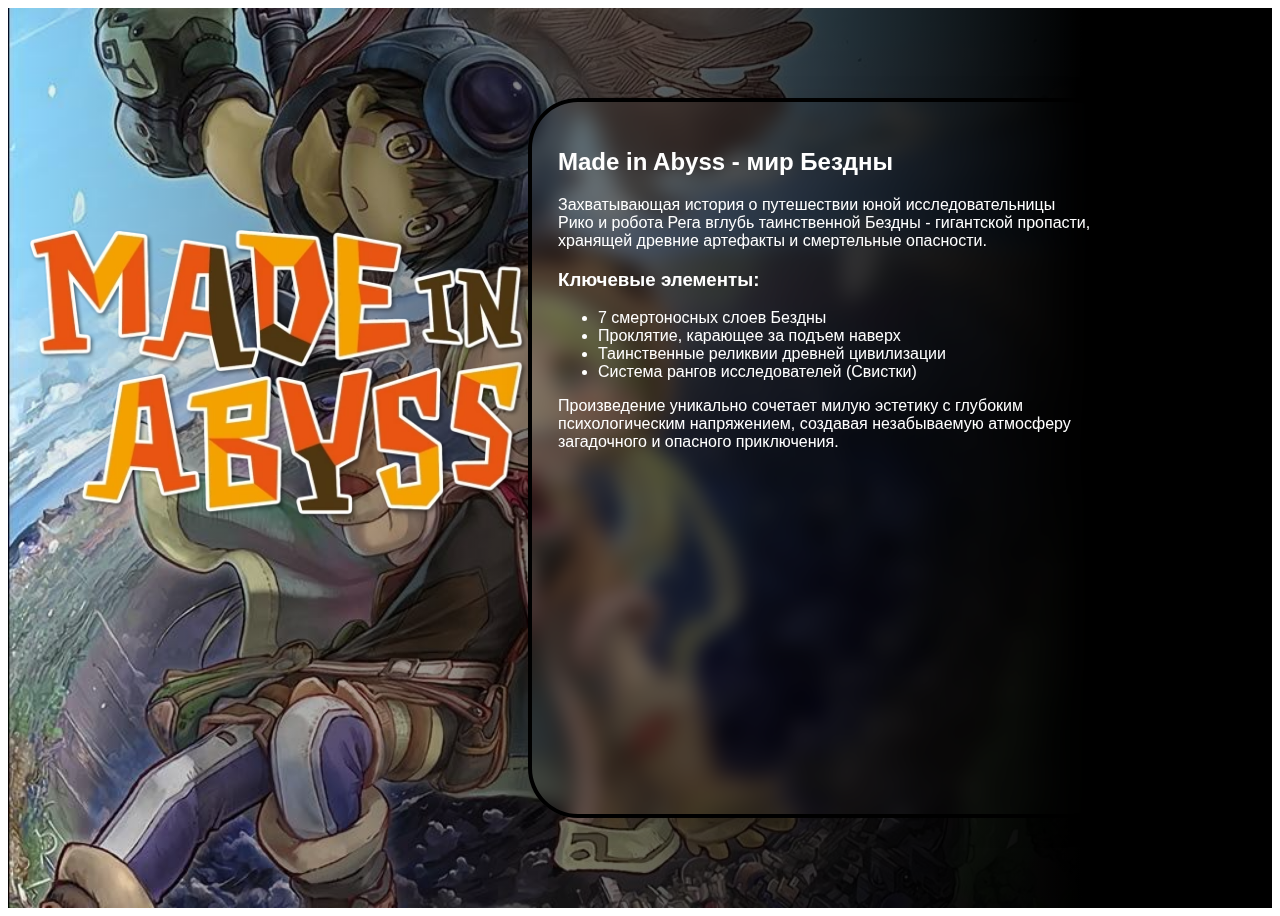
<file: index.html>
<!DOCTYPE html>
<html>
    <head>
        <title>MiA Wiki</title>
        <link rel="icon" href="img/Logo.png"/>
        <link href="https://fonts.googleapis.com/css2?family=Cinzel:wght@400;600;700&display=swap" rel="stylesheet">
        <script src="js.js" defer></script>
        <link rel="stylesheet" href="/css.css">
    </head>
    <body>
        <div class="main-conatiner">
            <div class="logo-container">
                <div class="logo"></div>
            </div>
            <div class="basics-container">
                <h2>Made in Abyss - мир Бездны</h2>
                <p>Захватывающая история о путешествии юной исследовательницы Рико и робота Рега вглубь таинственной Бездны - гигантской пропасти, хранящей древние артефакты и смертельные опасности.</p>
                
                <h3>Ключевые элементы:</h3>
                <ul>
                    <li>7 смертоносных слоев Бездны</li>
                    <li>Проклятие, карающее за подъем наверх</li>
                    <li>Таинственные реликвии древней цивилизации</li>
                    <li>Система рангов исследователей (Свистки)</li>
                </ul>
                
                <p>Произведение уникально сочетает милую эстетику с глубоким психологическим напряжением, создавая незабываемую атмосферу загадочного и опасного приключения.</p>
                </div>
            <div class="button-cntainer">
                <a href="indexPt.html">
                    <div class="button" style="background-image: url(img/plotLogo.png);
                                           animation: rightAppearing 1s ease-out,
                                                      startRotate 2s infinite ease-in-out 1s,
                                                       smoothRotate 5s infinite ease-in-out 3s;">
                        Сюжет
                    </div>
                </a>
                <a href="indexCh.html">
                    <div class="button" style="background-image: url(img/charLogo.png);
                           animation: rightAppearing 1s ease-out 0.2s,
                                      startRotate 2s infinite ease-in-out 1.2s,
                                       smoothRotate 5s infinite ease-in-out 3.2s;">
                        Персонажи
                    </div>
                </a>
                <a href="indexWh.html">
                    <div class="button" style="background-image: url(img/whistleLogo.png);
                                           animation: rightAppearing 1s ease-out 0.4s,
                                                      startRotate 2s infinite ease-in-out 1.4s,
                                                       smoothRotate 5s infinite ease-in-out 3.4s;">
                    Свистки
                    </div>
                </a>
                <a href="indexLy.html">
                    <div class="button" style="background-image: url(img/layerLogo.png);
                                               animation: rightAppearing 1s ease-out 0.6s,
                                                          startRotate 2s infinite ease-in-out 1.6s,
                                                           smoothRotate 5s infinite ease-in-out 3.6s;">
                        Слои
                    </div>
                </a>
                <a href="indexRl.html">
                    <div class="button" style="background-image: url(img/relicsLogo.png);
                                               animation: rightAppearing 1s ease-out 0.8s,
                                                          startRotate 2s infinite ease-in-out 1.8s,
                                                          smoothRotate 5s infinite ease-in-out 3.8s;">
                        Реликвии
                    </div>
                </a>
                <a href="indexCr.html">
                    <div class="button" style="background-image: url(img/creaturesLogo.png);
                                               animation: rightAppearing 1s ease-out 1s,
                                                          startRotate 2s infinite ease-in-out 2s,
                                                           smoothRotate 5s infinite ease-in-out 4s;">
                        Бестиарий
                    </div>
                </a>
            </div>
        </div>

        <div id="whistleModal" class="modal">
            <div class="modal-content">
                <span class="close">&times;</span>
                <div class="modal-header">
                    <h2 id="modalTitle">Название свистка</h2>
                </div>
                <div class="modal-body">
                    <div class="whistle-image" id="modalImage"></div>
                    <div class="whistle-info" id="modalInfo">
                        <p>Информация о свистке появится здесь...</p>
                    </div>
                </div>
            </div>
        </div>
    </body>
</html>
</file>
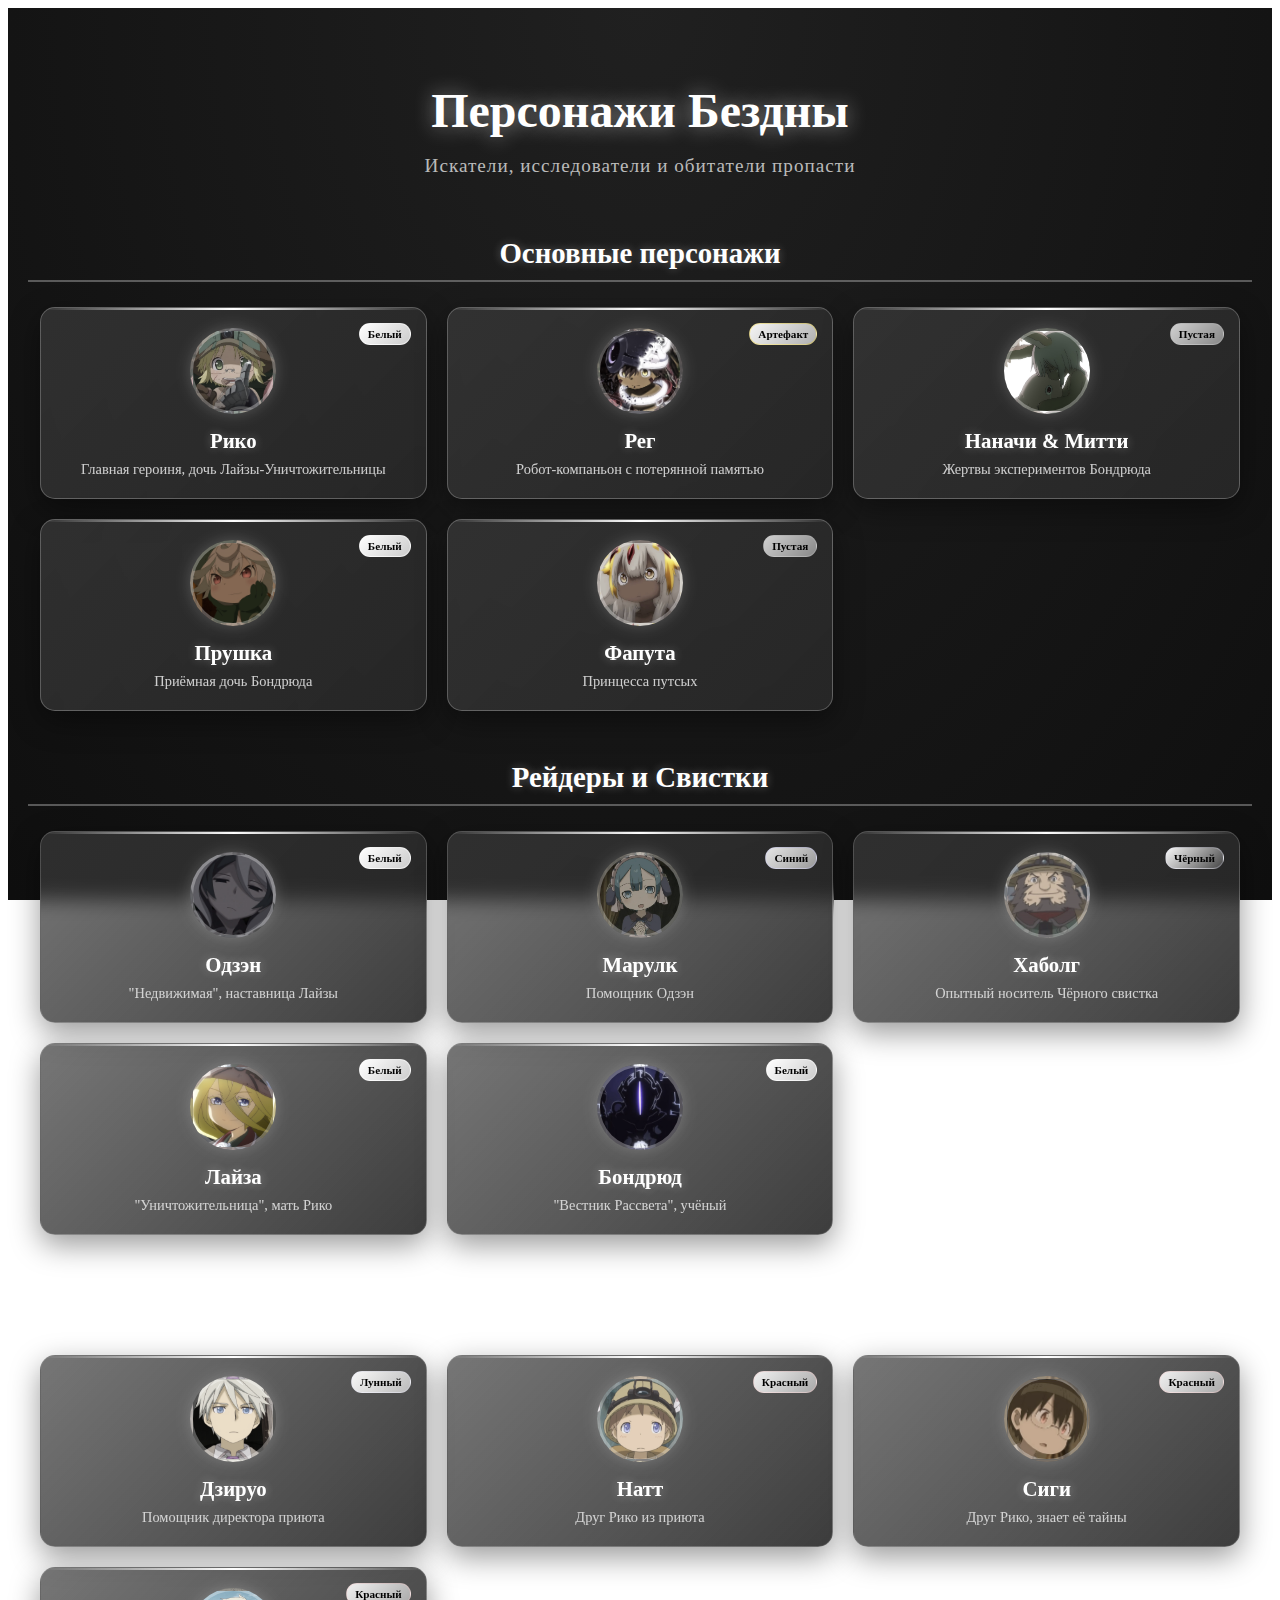
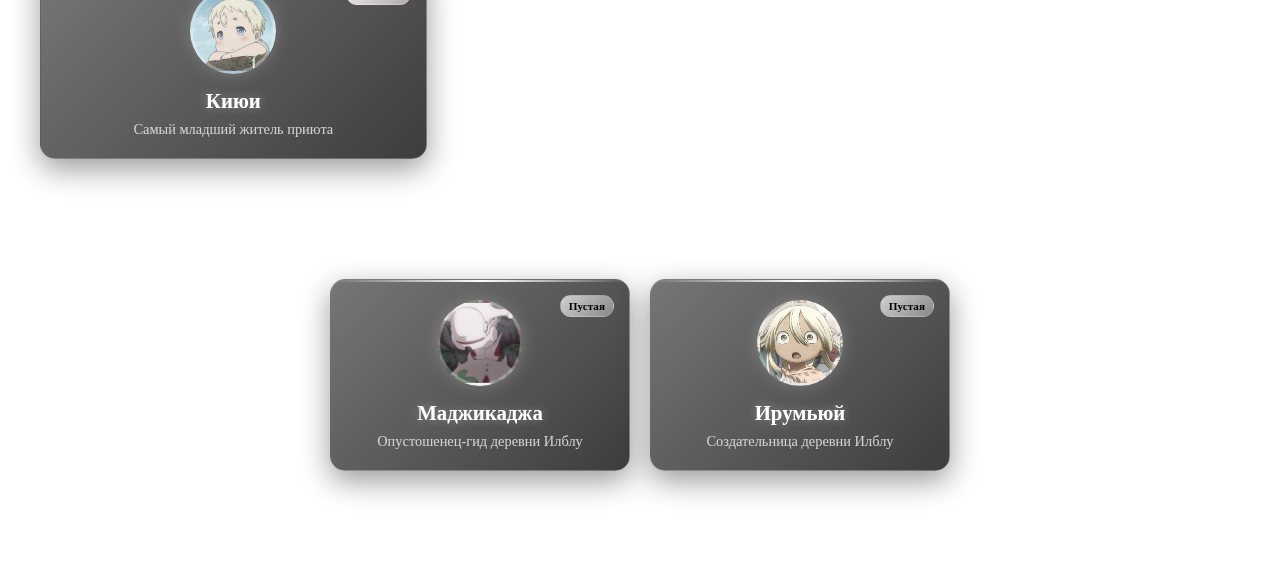
<file: indexCh.html>
<!DOCTYPE html>
<html>
    <head>
        <title>MiA Wiki</title>
        <link rel="icon" href="img/Logo.png"/>
        <link href="https://fonts.googleapis.com/css2?family=Cinzel:wght@400;600;700&display=swap" rel="stylesheet">
        <script src="jsCh.js" defer></script>
        <link rel="stylesheet" href="css.css">
    </head>
    <body>
        <div class="characters-container">
            <div class="characters-header">
                <h1>Персонажи Бездны</h1>
                <div class="subtitle">Искатели, исследователи и обитатели пропасти</div>
            </div>
        
            <div class="characters-grid">
                <!-- Основные персонажи -->
                <section class="character-section">
                    <h2 class="section-title">Основные персонажи</h2>
                    <div class="characters-list">
                        
                        <!-- Рико -->
                        <div class="character-card" data-character="riko">
                            <div class="character-avatar">
                                <div class="avatar-image" style="background-image: url('img/characters/riko-detail.jpg')"></div>
                                <div class="whistle-badge white">Белый</div>
                            </div>
                            <div class="character-info">
                                <h3>Рико</h3>
                                <p class="character-desc-short">Главная героиня, дочь Лайзы-Уничтожительницы</p>
                            </div>
                        </div>
        
                        <!-- Рег -->
                        <div class="character-card" data-character="reg">
                            <div class="character-avatar">
                                <div class="avatar-image" style="background-image: url('img/characters/reg-detail.jpg')"></div>
                                <div class="whistle-badge artifact">Артефакт</div>
                            </div>
                            <div class="character-info">
                                <h3>Рег</h3>
                                <p class="character-desc-short">Робот-компаньон с потерянной памятью</p>
                            </div>
                        </div>
        
                        <!-- Наначи и Митти -->
                        <div class="character-card" data-character="nanachi">
                            <div class="character-avatar">
                                <div class="avatar-image" style="background-image: url('img/characters/nanachi-detail.jpg')"></div>
                                <div class="whistle-badge hollow">Пустая</div>
                            </div>
                            <div class="character-info">
                                <h3>Наначи & Митти</h3>
                                <p class="character-desc-short">Жертвы экспериментов Бондрюда</p>
                            </div>
                        </div>
        
                        <!-- Прушка -->
                        <div class="character-card" data-character="prushka">
                            <div class="character-avatar">
                                <div class="avatar-image" style="background-image: url('img/characters/prushka-detail.jpg')"></div>
                                <div class="whistle-badge white">Белый</div>
                            </div>
                            <div class="character-info">
                                <h3>Прушка</h3>
                                <p class="character-desc-short">Приёмная дочь Бондрюда</p>
                            </div>
                        </div>
                        <div class="character-card" data-character="faputa">
                            <div class="character-avatar">
                                <div class="avatar-image" style="background-image: url('img/characters/faputa-detail.jfif')"></div>
                                <div class="whistle-badge hollow">Пустая</div>
                            </div>
                            <div class="character-info">
                                <h3>Фапута</h3>
                                <p class="character-desc-short">Принцесса путсых</p>
                            </div>
                        </div>
                    </div>
                </section>
        
                <!-- Рейдеры/Свистки -->
                <section class="character-section">
                    <h2 class="section-title">Рейдеры и Свистки</h2>
                    <div class="characters-list">
                        
                        <!-- Одзэн -->
                        <div class="character-card" data-character="ozen">
                            <div class="character-avatar">
                                <div class="avatar-image" style="background-image: url('img/characters/ozen-detail.jpg')"></div>
                                <div class="whistle-badge white">Белый</div>
                            </div>
                            <div class="character-info">
                                <h3>Одзэн</h3>
                                <p class="character-desc-short">"Недвижимая", наставница Лайзы</p>
                            </div>
                        </div>
        
                        <!-- Марулк -->
                        <div class="character-card" data-character="marulk">
                            <div class="character-avatar">
                                <div class="avatar-image" style="background-image: url('img/characters/marulk-detail.jfif')"></div>
                                <div class="whistle-badge blue">Синий</div>
                            </div>
                            <div class="character-info">
                                <h3>Марулк</h3>
                                <p class="character-desc-short">Помощник Одзэн</p>
                            </div>
                        </div>
                        <div class="character-card" data-character="habolg">
                            <div class="character-avatar">
                                <div class="avatar-image" style="background-image: url('img/characters/habolg-detail.jpg')"></div>
                                <div class="whistle-badge black">Чёрный</div>
                            </div>
                            <div class="character-info">
                                <h3>Хаболг</h3>
                                <p class="character-desc-short">Опытный носитель Чёрного свистка</p>
                            </div>
                        </div>
                        <!-- Лайза -->
                        <div class="character-card" data-character="lyza">
                            <div class="character-avatar">
                                <div class="avatar-image" style="background-image: url('img/characters/lyza-detail.png')"></div>
                                <div class="whistle-badge white">Белый</div>
                            </div>
                            <div class="character-info">
                                <h3>Лайза</h3>
                                <p class="character-desc-short">"Уничтожительница", мать Рико</p>
                            </div>
                        </div>
        
                        <!-- Бондрюд -->
                        <div class="character-card" data-character="bondrewd">
                            <div class="character-avatar">
                                <div class="avatar-image" style="background-image: url('img/characters/bondrewd-detail.png')"></div>
                                <div class="whistle-badge white">Белый</div>
                            </div>
                            <div class="character-info">
                                <h3>Бондрюд</h3>
                                <p class="character-desc-short">"Вестник Рассвета", учёный</p>
                            </div>
                        </div>
        
                    </div>
                </section>
        
                <!-- Жители приюта -->
                <section class="character-section">
                    <h2 class="section-title">Жители приюта</h2>
                    <div class="characters-list">
                        
                        <!-- Дзируо -->
                        <div class="character-card" data-character="jiruo">
                            <div class="character-avatar">
                                <div class="avatar-image" style="background-image: url('img/characters/jiruo-detail.png')"></div>
                                <div class="whistle-badge moon">Лунный</div>
                            </div>
                            <div class="character-info">
                                <h3>Дзируо</h3>
                                <p class="character-desc-short">Помощник директора приюта</p>
                            </div>
                        </div>
        
                        <!-- Натт -->
                        <div class="character-card" data-character="natt">
                            <div class="character-avatar">
                                <div class="avatar-image" style="background-image: url('img/characters/natt-detail.jfif')"></div>
                                <div class="whistle-badge red">Красный</div>
                            </div>
                            <div class="character-info">
                                <h3>Натт</h3>
                                <p class="character-desc-short">Друг Рико из приюта</p>
                            </div>
                        </div>
        
                        <!-- Сиги -->
                        <div class="character-card" data-character="shiggy">
                            <div class="character-avatar">
                                <div class="avatar-image" style="background-image: url('img/characters/shiggy-detail.jpg')"></div>
                                <div class="whistle-badge red">Красный</div>
                            </div>
                            <div class="character-info">
                                <h3>Сиги</h3>
                                <p class="character-desc-short">Друг Рико, знает её тайны</p>
                            </div>
                        </div>
        
                        <!-- Киюи -->
                        <div class="character-card" data-character="kiyui">
                            <div class="character-avatar">
                                <div class="avatar-image" style="background-image: url('img/characters/kiyui-detail.jpg')"></div>
                                <div class="whistle-badge red">Красный</div>
                            </div>
                            <div class="character-info">
                                <h3>Киюи</h3>
                                <p class="character-desc-short">Самый младший житель приюта</p>
                            </div>
                        </div>
                    </div>
                </section>
                <section class="character-section">
                    <h2 class="section-title">Жители деревни Ирумьюй</h2>
                    <div class="characters-list">
                        <div class="characters-list">
                            <div class="character-card" data-character="majikaja">
                                <div class="character-avatar">
                                    <div class="avatar-image" style="background-image: url('img/characters/majikaja-detail.png')"></div>
                                    <div class="whistle-badge hollow">Пустая</div>
                                </div>
                                <div class="character-info">
                                    <h3>Маджикаджа</h3>
                                    <p class="character-desc-short">Опустошенец-гид деревни Илблу</p>
                                </div>
                            </div>
                            <div class="character-card" data-character="irumyuui">
                                <div class="character-avatar">
                                    <div class="avatar-image" style="background-image: url('img/characters/irumyuui-detail.png')"></div>
                                    <div class="whistle-badge hollow">Пустая</div>
                                </div>
                                <div class="character-info">
                                    <h3>Ирумьюй</h3>
                                    <p class="character-desc-short">Создательница деревни Илблу</p>
                                </div>
                            </div>
                        </div>
                    </div>
                </section>
            </div>
        </div>
        
        <!-- Модальное окно с информацией о персонаже -->
        <div class="character-modal" id="characterModal">
            <div class="modal-content">
                <button class="modal-close">&times;</button>
                <div class="modal-body" id="modalBody">
                    <!-- Контент будет загружаться динамически -->
                </div>
            </div>
        </div>
    </body>

</html>
</file>
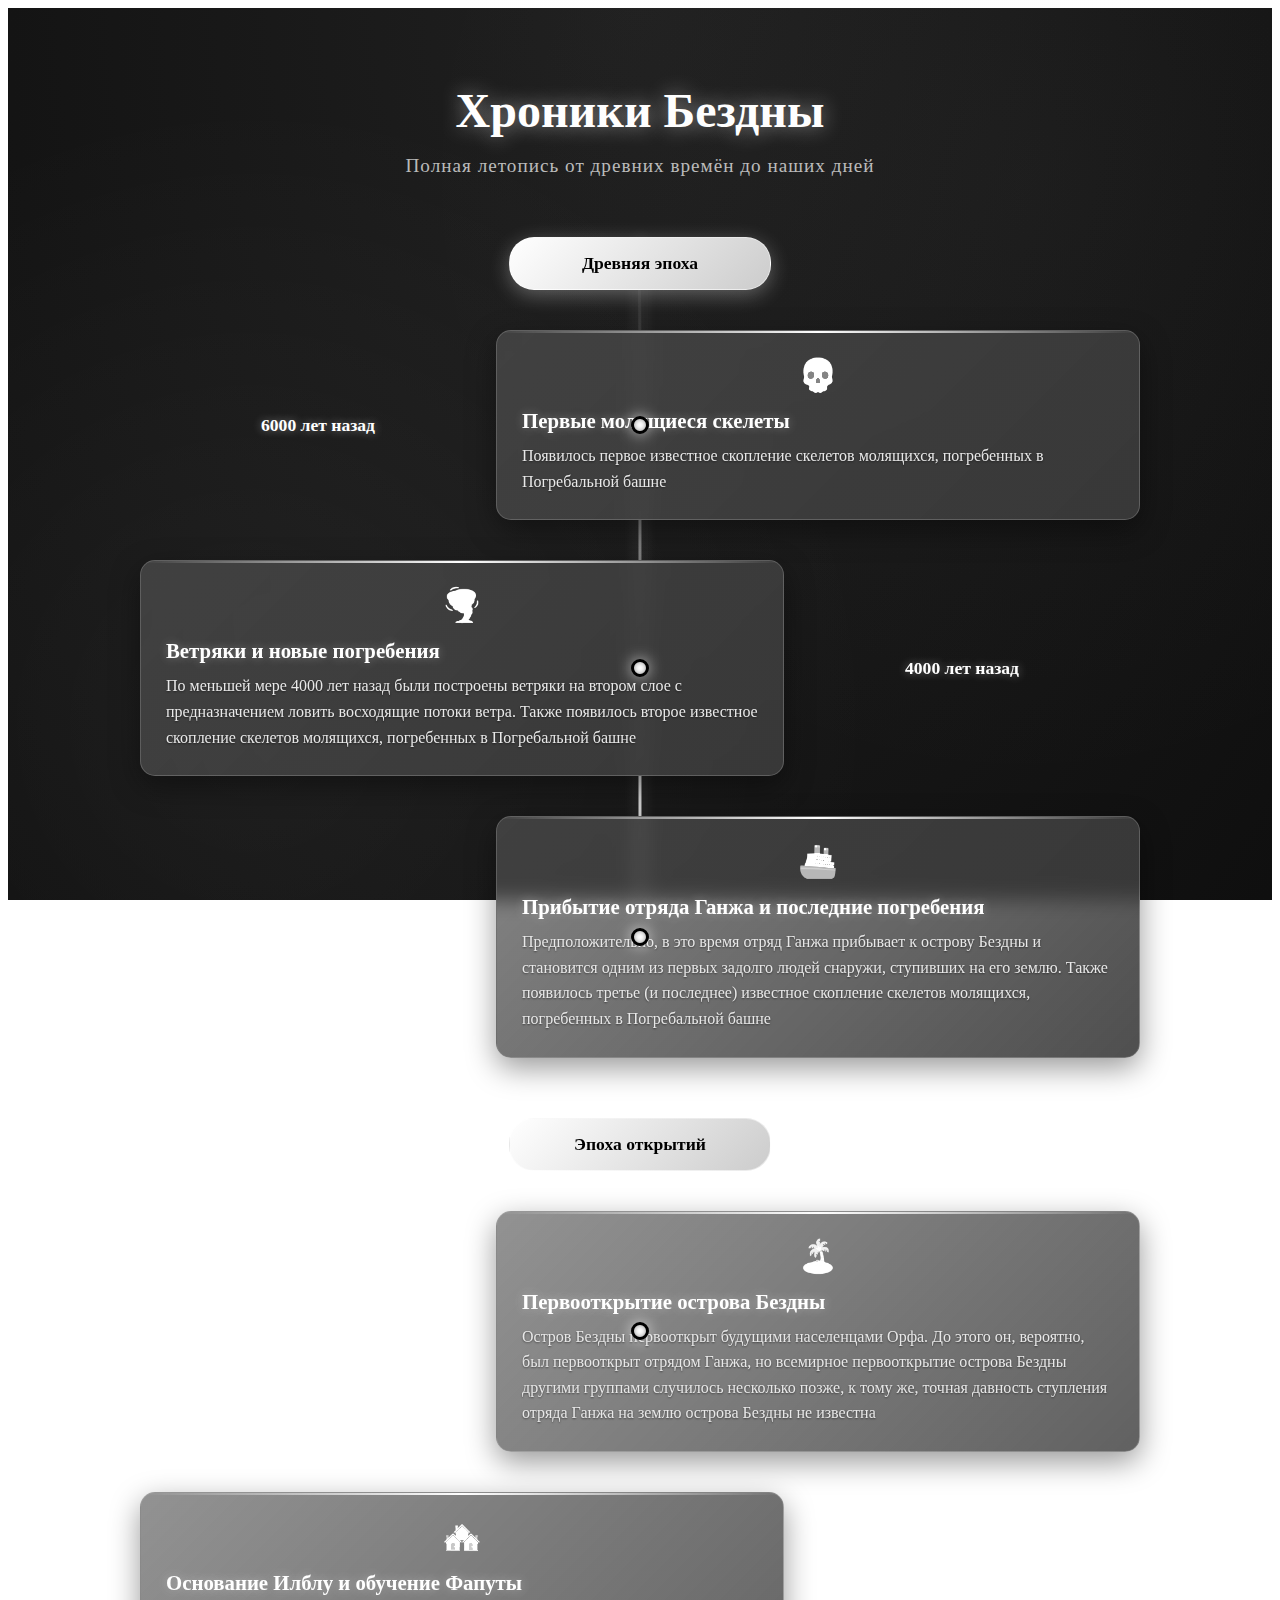
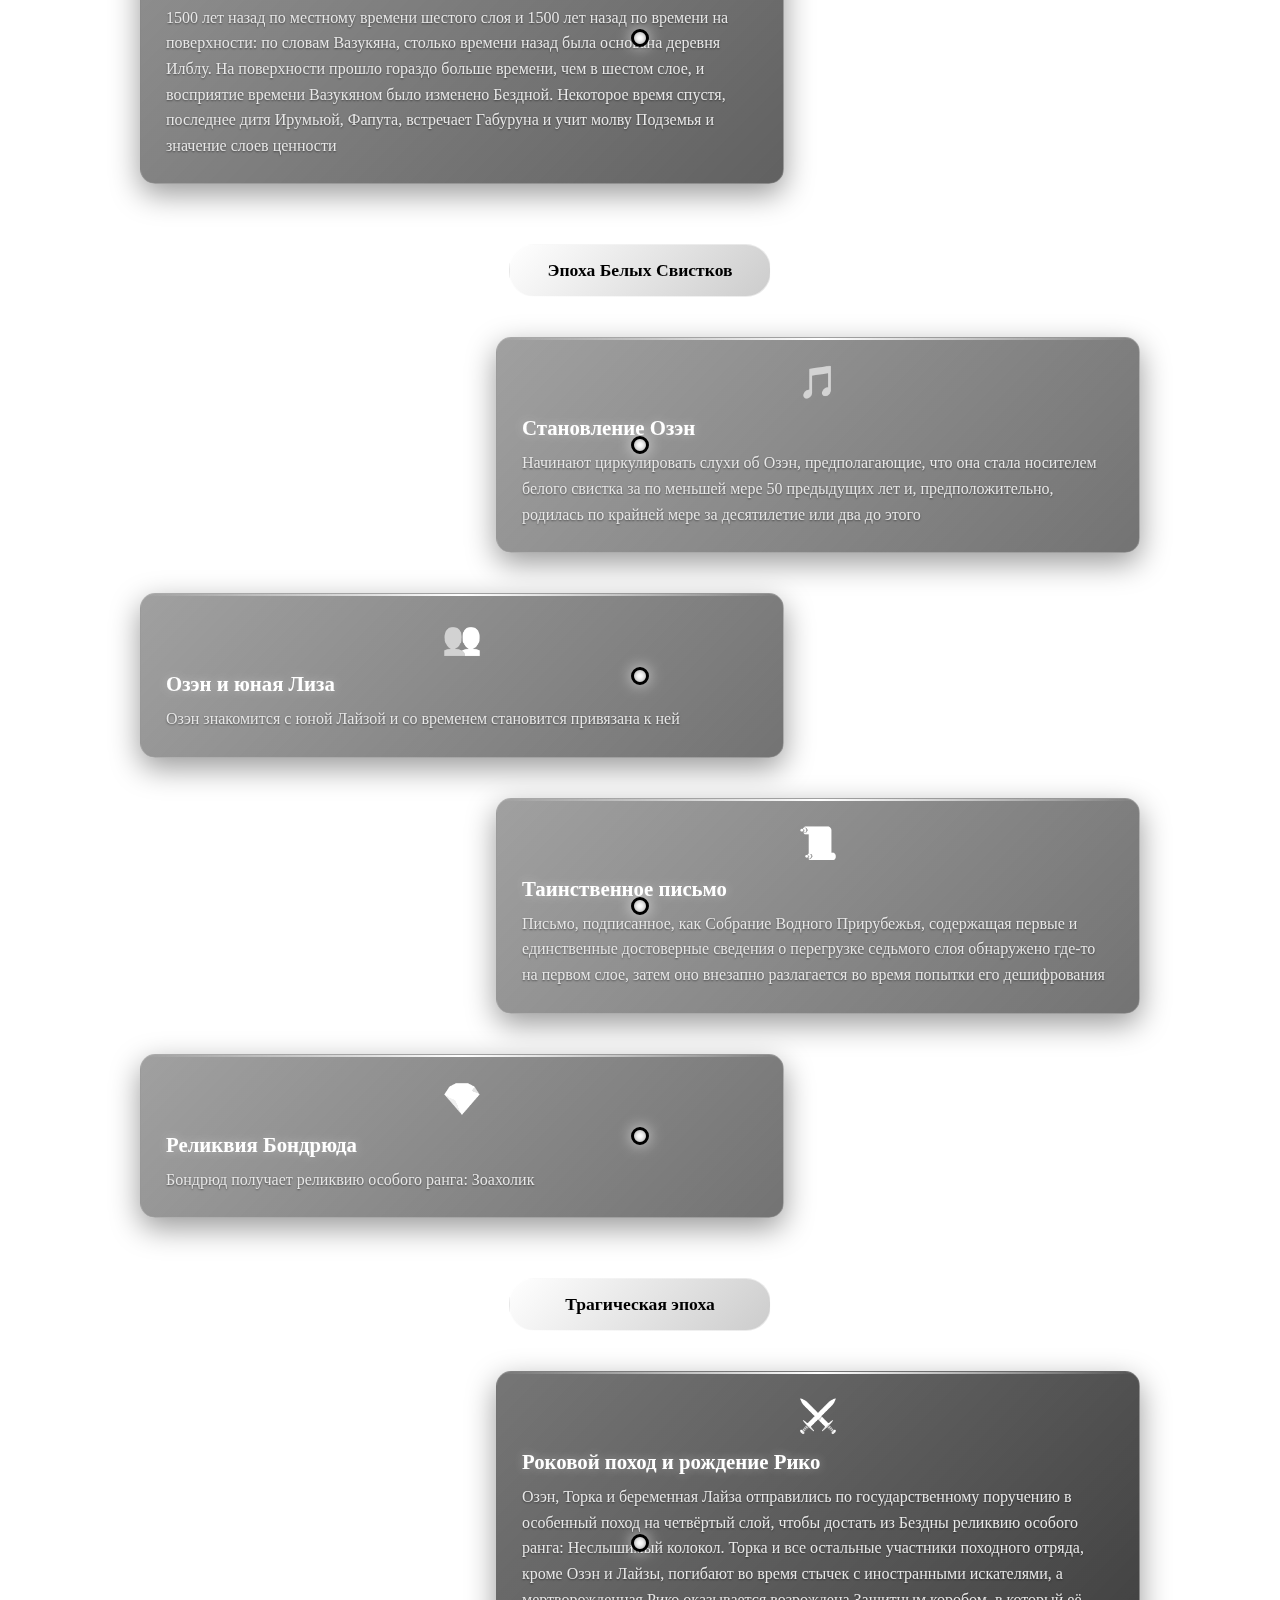
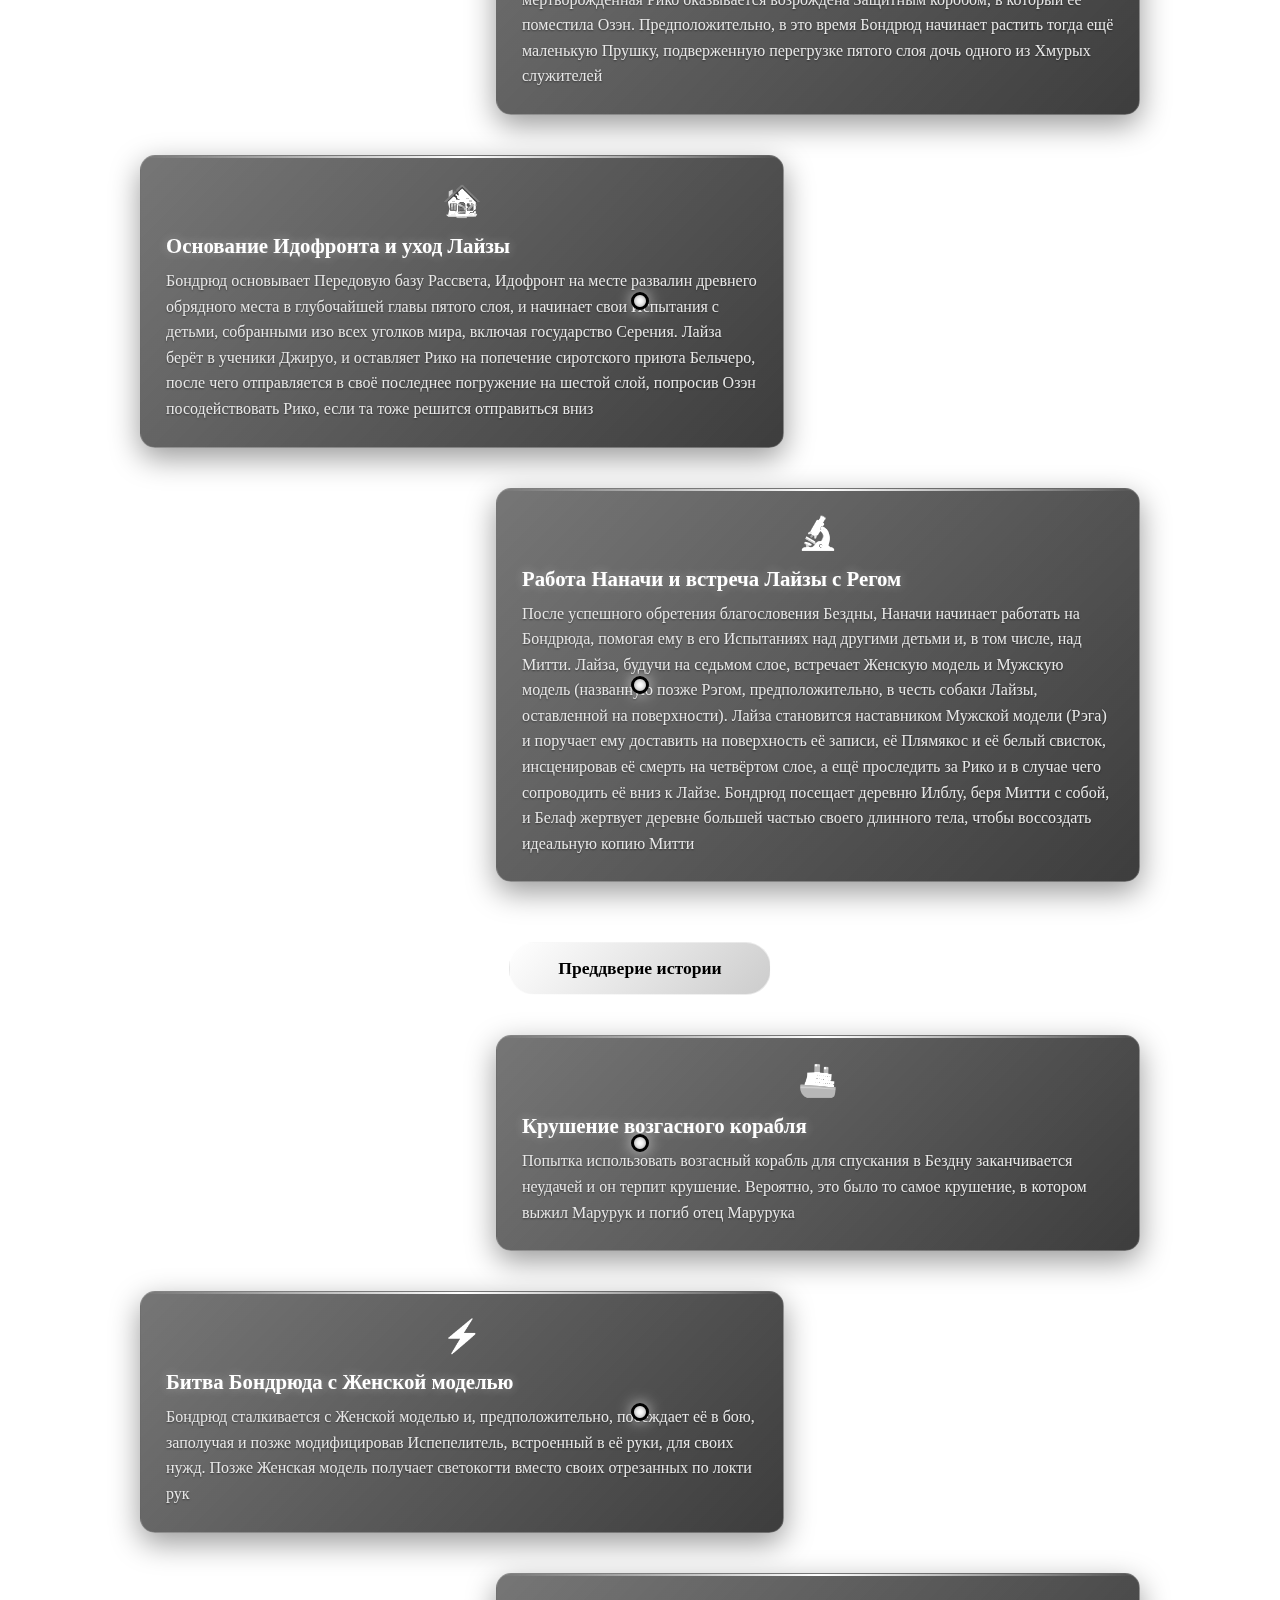
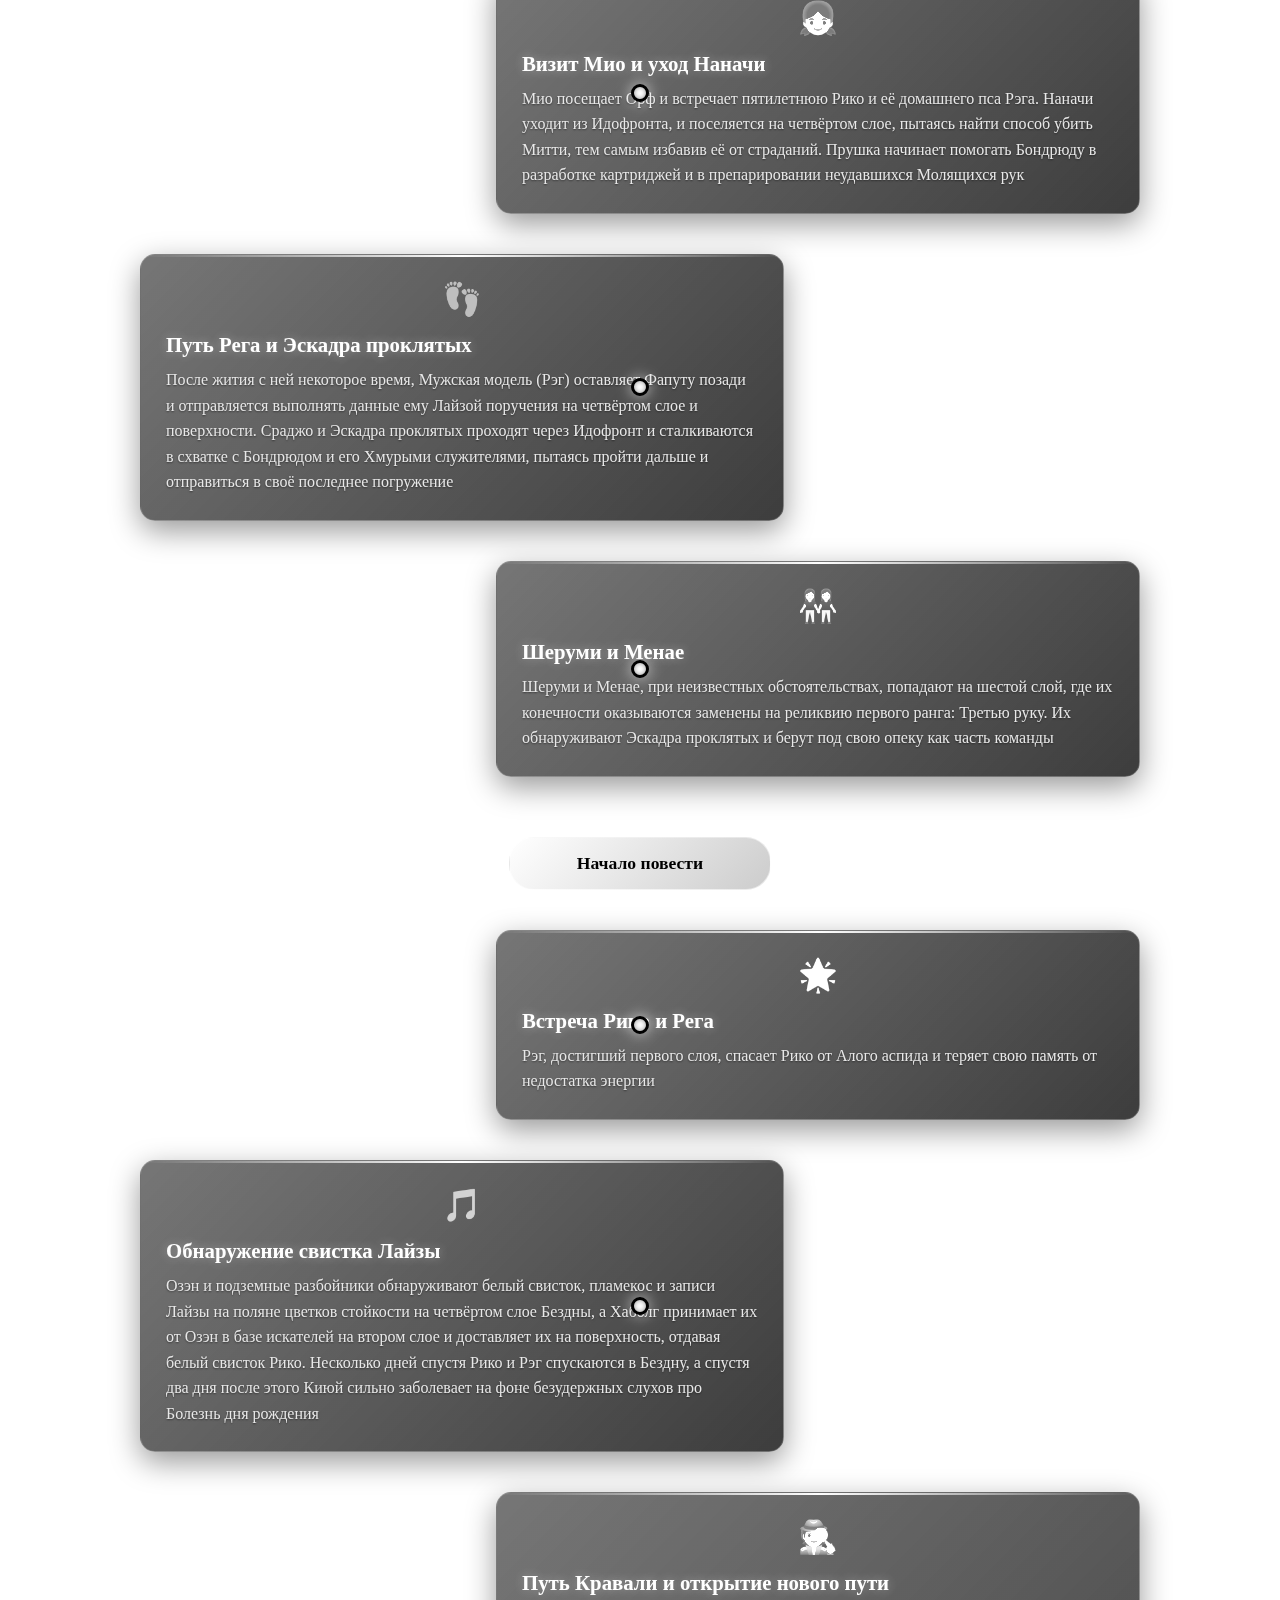
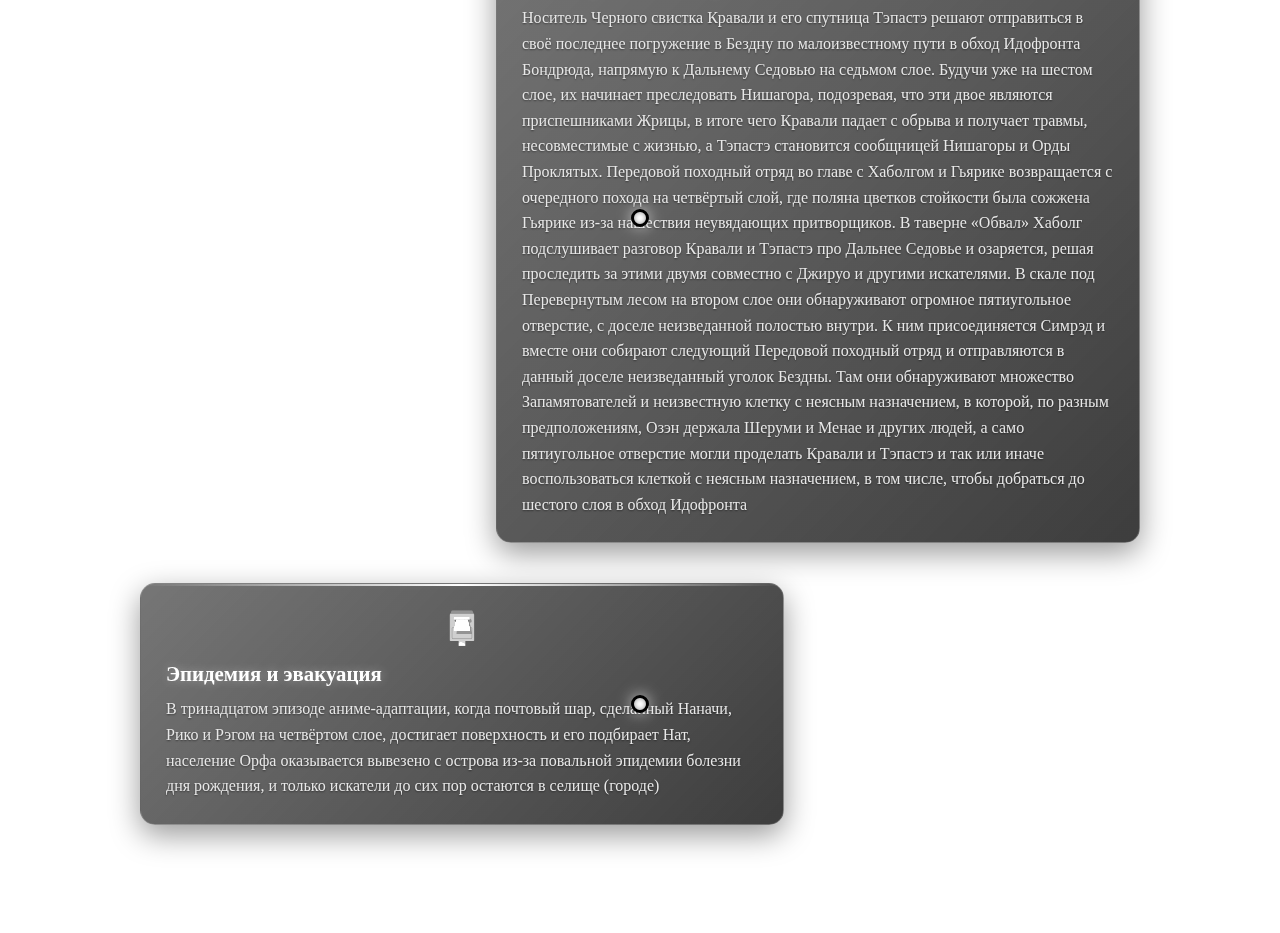
<file: indexPt.html>
<!DOCTYPE html>
<html>
    <head>
        <title>MiA Wiki</title>
        <link rel="icon" href="img/Logo.png"/>
        <link href="https://fonts.googleapis.com/css2?family=Cinzel:wght@400;600;700&display=swap" rel="stylesheet">
        <script src="jsPt.js" defer></script>
        <link rel="stylesheet" href="css.css">
    </head>
    <body>
        <div class="chronicle-container">
            <div class="chronicle-header">
                <h1>Хроники Бездны</h1>
                <div class="subtitle">Полная летопись от древних времён до наших дней</div>
            </div>
        
            <div class="timeline">
                <!-- Древняя эпоха -->
                <div class="era-section">
                    <div class="era-marker">Древняя эпоха</div>
                    
                    <div class="timeline-event">
                        <div class="event-date">6000 лет назад</div>
                        <div class="event-card">
                            <div class="event-icon">💀</div>
                            <div class="event-content">
                                <h3>Первые молящиеся скелеты</h3>
                                <p>Появилось первое известное скопление скелетов молящихся, погребенных в Погребальной башне</p>
                            </div>
                        </div>
                    </div>
        
                    <div class="timeline-event">
                        <div class="event-date">4000 лет назад</div>
                        <div class="event-card">
                            <div class="event-icon">🌪️</div>
                            <div class="event-content">
                                <h3>Ветряки и новые погребения</h3>
                                <p>По меньшей мере 4000 лет назад были построены ветряки на втором слое с предназначением ловить восходящие потоки ветра. Также появилось второе известное скопление скелетов молящихся, погребенных в Погребальной башне</p>
                            </div>
                        </div>
                    </div>
        
                    <div class="timeline-event">
                        <div class="event-date">2000 лет назад</div>
                        <div class="event-card">
                            <div class="event-icon">🚢</div>
                            <div class="event-content">
                                <h3>Прибытие отряда Ганжа и последние погребения</h3>
                                <p>Предположительно, в это время отряд Ганжа прибывает к острову Бездны и становится одним из первых задолго людей снаружи, ступивших на его землю. Также появилось третье (и последнее) известное скопление скелетов молящихся, погребенных в Погребальной башне</p>
                            </div>
                        </div>
                    </div>
                </div>
        
                <!-- Эпоха открытий -->
                <div class="era-section">
                    <div class="era-marker">Эпоха открытий</div>
        
                    <div class="timeline-event">
                        <div class="event-date">1900 лет назад</div>
                        <div class="event-card">
                            <div class="event-icon">🏝️</div>
                            <div class="event-content">
                                <h3>Первооткрытие острова Бездны</h3>
                                <p>Остров Бездны первооткрыт будущими населенцами Орфа. До этого он, вероятно, был первооткрыт отрядом Ганжа, но всемирное первооткрытие острова Бездны другими группами случилось несколько позже, к тому же, точная давность ступления отряда Ганжа на землю острова Бездны не известна</p>
                            </div>
                        </div>
                    </div>
        
                    <div class="timeline-event">
                        <div class="event-date">1500 лет назад</div>
                        <div class="event-card">
                            <div class="event-icon">🏘️</div>
                            <div class="event-content">
                                <h3>Основание Илблу и обучение Фапуты</h3>
                                <p>1500 лет назад по местному времени шестого слоя и 1500 лет назад по времени на поверхности: по словам Вазукяна, столько времени назад была основана деревня Илблу. На поверхности прошло гораздо больше времени, чем в шестом слое, и восприятие времени Вазукяном было изменено Бездной. Некоторое время спустя, последнее дитя Ирумьюй, Фапута, встречает Габуруна и учит молву Подземья и значение слоев ценности</p>
                            </div>
                        </div>
                    </div>
                </div>
        
                <!-- Эпоха Белых Свистков -->
                <div class="era-section">
                    <div class="era-marker">Эпоха Белых Свистков</div>
        
                    <div class="timeline-event">
                        <div class="event-date">50 лет назад</div>
                        <div class="event-card">
                            <div class="event-icon">🎵</div>
                            <div class="event-content">
                                <h3>Становление Озэн</h3>
                                <p>Начинают циркулировать слухи об Озэн, предполагающие, что она стала носителем белого свистка за по меньшей мере 50 предыдущих лет и, предположительно, родилась по крайней мере за десятилетие или два до этого</p>
                            </div>
                        </div>
                    </div>
        
                    <div class="timeline-event">
                        <div class="event-date">~35 лет назад</div>
                        <div class="event-card">
                            <div class="event-icon">👥</div>
                            <div class="event-content">
                                <h3>Озэн и юная Лиза</h3>
                                <p>Озэн знакомится с юной Лайзой и со временем становится привязана к ней</p>
                            </div>
                        </div>
                    </div>
        
                    <div class="timeline-event">
                        <div class="event-date">25 лет назад</div>
                        <div class="event-card">
                            <div class="event-icon">📜</div>
                            <div class="event-content">
                                <h3>Таинственное письмо</h3>
                                <p>Письмо, подписанное, как Собрание Водного Прирубежья, содержащая первые и единственные достоверные сведения о перегрузке седьмого слоя обнаружено где-то на первом слое, затем оно внезапно разлагается во время попытки его дешифрования</p>
                            </div>
                        </div>
                    </div>
        
                    <div class="timeline-event">
                        <div class="event-date">16 лет назад</div>
                        <div class="event-card">
                            <div class="event-icon">💎</div>
                            <div class="event-content">
                                <h3>Реликвия Бондрюда</h3>
                                <p>Бондрюд получает реликвию особого ранга: Зоахолик</p>
                            </div>
                        </div>
                    </div>
                </div>
        
                <!-- Трагическая эпоха -->
                <div class="era-section">
                    <div class="era-marker">Трагическая эпоха</div>
        
                    <div class="timeline-event">
                        <div class="event-date">12 лет назад</div>
                        <div class="event-card">
                            <div class="event-icon">⚔️</div>
                            <div class="event-content">
                                <h3>Роковой поход и рождение Рико</h3>
                                <p>Озэн, Торка и беременная Лайза отправились по государственному поручению в особенный поход на четвёртый слой, чтобы достать из Бездны реликвию особого ранга: Неслышимый колокол. Торка и все остальные участники походного отряда, кроме Озэн и Лайзы, погибают во время стычек с иностранными искателями, а мертворожденная Рико оказывается возрождена Защитным коробом, в который её поместила Озэн. Предположительно, в это время Бондрюд начинает растить тогда ещё маленькую Прушку, подверженную перегрузке пятого слоя дочь одного из Хмурых служителей</p>
                            </div>
                        </div>
                    </div>
        
                    <div class="timeline-event">
                        <div class="event-date">10 лет назад</div>
                        <div class="event-card">
                            <div class="event-icon">🏚️</div>
                            <div class="event-content">
                                <h3>Основание Идофронта и уход Лайзы</h3>
                                <p>Бондрюд основывает Передовую базу Рассвета, Идофронт на месте развалин древнего обрядного места в глубочайшей главы пятого слоя, и начинает свои Испытания с детьми, собранными изо всех уголков мира, включая государство Серения. Лайза берёт в ученики Джируо, и оставляет Рико на попечение сиротского приюта Бельчеро, после чего отправляется в своё последнее погружение на шестой слой, попросив Озэн посодействовать Рико, если та тоже решится отправиться вниз</p>
                            </div>
                        </div>
                    </div>
        
                    <div class="timeline-event">
                        <div class="event-date">9 лет назад</div>
                        <div class="event-card">
                            <div class="event-icon">🔬</div>
                            <div class="event-content">
                                <h3>Работа Наначи и встреча Лайзы с Регом</h3>
                                <p>После успешного обретения благословения Бездны, Наначи начинает работать на Бондрюда, помогая ему в его Испытаниях над другими детьми и, в том числе, над Митти. Лайза, будучи на седьмом слое, встречает Женскую модель и Мужскую модель (названную позже Рэгом, предположительно, в честь собаки Лайзы, оставленной на поверхности). Лайза становится наставником Мужской модели (Рэга) и поручает ему доставить на поверхность её записи, её Плямякос и её белый свисток, инсценировав её смерть на четвёртом слое, а ещё проследить за Рико и в случае чего сопроводить её вниз к Лайзе. Бондрюд посещает деревню Илблу, беря Митти с собой, и Белаф жертвует деревне большей частью своего длинного тела, чтобы воссоздать идеальную копию Митти</p>
                            </div>
                        </div>
                    </div>
                </div>
        
                <!-- Эпоха перед началом повести -->
                <div class="era-section">
                    <div class="era-marker">Преддверие истории</div>
        
                    <div class="timeline-event">
                        <div class="event-date">~8 лет назад</div>
                        <div class="event-card">
                            <div class="event-icon">🚢</div>
                            <div class="event-content">
                                <h3>Крушение возгасного корабля</h3>
                                <p>Попытка использовать возгасный корабль для спускания в Бездну заканчивается неудачей и он терпит крушение. Вероятно, это было то самое крушение, в котором выжил Марурук и погиб отец Марурука</p>
                            </div>
                        </div>
                    </div>
        
                    <div class="timeline-event">
                        <div class="event-date">~8 лет назад</div>
                        <div class="event-card">
                            <div class="event-icon">⚡</div>
                            <div class="event-content">
                                <h3>Битва Бондрюда с Женской моделью</h3>
                                <p>Бондрюд сталкивается с Женской моделью и, предположительно, побеждает её в бою, заполучая и позже модифицировав Испепелитель, встроенный в её руки, для своих нужд. Позже Женская модель получает светокогти вместо своих отрезанных по локти рук</p>
                            </div>
                        </div>
                    </div>
        
                    <div class="timeline-event">
                        <div class="event-date">~7 лет назад</div>
                        <div class="event-card">
                            <div class="event-icon">👧</div>
                            <div class="event-content">
                                <h3>Визит Мио и уход Наначи</h3>
                                <p>Мио посещает Орф и встречает пятилетнюю Рико и её домашнего пса Рэга. Наначи уходит из Идофронта, и поселяется на четвёртом слое, пытаясь найти способ убить Митти, тем самым избавив её от страданий. Прушка начинает помогать Бондрюду в разработке картриджей и в препарировании неудавшихся Молящихся рук</p>
                            </div>
                        </div>
                    </div>
        
                    <div class="timeline-event">
                        <div class="event-date">~7 лет назад</div>
                        <div class="event-card">
                            <div class="event-icon">👣</div>
                            <div class="event-content">
                                <h3>Путь Рега и Эскадра проклятых</h3>
                                <p>После жития с ней некоторое время, Мужская модель (Рэг) оставляет Фапуту позади и отправляется выполнять данные ему Лайзой поручения на четвёртом слое и поверхности. Сраджо и Эскадра проклятых проходят через Идофронт и сталкиваются в схватке с Бондрюдом и его Хмурыми служителями, пытаясь пройти дальше и отправиться в своё последнее погружение</p>
                            </div>
                        </div>
                    </div>
        
                    <div class="timeline-event">
                        <div class="event-date">~5 лет назад</div>
                        <div class="event-card">
                            <div class="event-icon">👭</div>
                            <div class="event-content">
                                <h3>Шеруми и Менае</h3>
                                <p>Шеруми и Менае, при неизвестных обстоятельствах, попадают на шестой слой, где их конечности оказываются заменены на реликвию первого ранга: Третью руку. Их обнаруживают Эскадра проклятых и берут под свою опеку как часть команды</p>
                            </div>
                        </div>
                    </div>
                </div>
        
                <!-- Начало повести -->
                <div class="era-section">
                    <div class="era-marker">Начало повести</div>
        
                    <div class="timeline-event">
                        <div class="event-date">0 лет назад</div>
                        <div class="event-card">
                            <div class="event-icon">🌟</div>
                            <div class="event-content">
                                <h3>Встреча Рико и Рега</h3>
                                <p>Рэг, достигший первого слоя, спасает Рико от Алого аспида и теряет свою память от недостатка энергии</p>
                            </div>
                        </div>
                    </div>
        
                    <div class="timeline-event">
                        <div class="event-date">2 месяца спустя</div>
                        <div class="event-card">
                            <div class="event-icon">🎵</div>
                            <div class="event-content">
                                <h3>Обнаружение свистка Лайзы</h3>
                                <p>Озэн и подземные разбойники обнаруживают белый свисток, пламекос и записи Лайзы на поляне цветков стойкости на четвёртом слое Бездны, а Хаболг принимает их от Озэн в базе искателей на втором слое и доставляет их на поверхность, отдавая белый свисток Рико. Несколько дней спустя Рико и Рэг спускаются в Бездну, а спустя два дня после этого Киюй сильно заболевает на фоне безудержных слухов про Болезнь дня рождения</p>
                            </div>
                        </div>
                    </div>
        
                    <div class="timeline-event">
                        <div class="event-date">~3 месяца спустя</div>
                        <div class="event-card">
                            <div class="event-icon">🕵️</div>
                            <div class="event-content">
                                <h3>Путь Кравали и открытие нового пути</h3>
                                <p>Носитель Черного свистка Кравали и его спутница Тэпастэ решают отправиться в своё последнее погружение в Бездну по малоизвестному пути в обход Идофронта Бондрюда, напрямую к Дальнему Седовью на седьмом слое. Будучи уже на шестом слое, их начинает преследовать Нишагора, подозревая, что эти двое являются приспешниками Жрицы, в итоге чего Кравали падает с обрыва и получает травмы, несовместимые с жизнью, а Тэпастэ становится сообщницей Нишагоры и Орды Проклятых. Передовой походный отряд во главе с Хаболгом и Гьярике возвращается с очередного похода на четвёртый слой, где поляна цветков стойкости была сожжена Гьярике из-за нашествия неувядающих притворщиков. В таверне «Обвал» Хаболг подслушивает разговор Кравали и Тэпастэ про Дальнее Седовье и озаряется, решая проследить за этими двумя совместно с Джируо и другими искателями. В скале под Перевернутым лесом на втором слое они обнаруживают огромное пятиугольное отверстие, с доселе неизведанной полостью внутри. К ним присоединяется Симрэд и вместе они собирают следующий Передовой походный отряд и отправляются в данный доселе неизведанный уголок Бездны. Там они обнаруживают множество Запамятователей и неизвестную клетку с неясным назначением, в которой, по разным предположениям, Озэн держала Шеруми и Менае и других людей, а само пятиугольное отверстие могли проделать Кравали и Тэпастэ и так или иначе воспользоваться клеткой с неясным назначением, в том числе, чтобы добраться до шестого слоя в обход Идофронта</p>
                            </div>
                        </div>
                    </div>
        
                    <div class="timeline-event">
                        <div class="event-date">~8 месяцев спустя</div>
                        <div class="event-card">
                            <div class="event-icon">📮</div>
                            <div class="event-content">
                                <h3>Эпидемия и эвакуация</h3>
                                <p>В тринадцатом эпизоде аниме-адаптации, когда почтовый шар, сделанный Наначи, Рико и Рэгом на четвёртом слое, достигает поверхность и его подбирает Нат, население Орфа оказывается вывезено с острова из-за повальной эпидемии болезни дня рождения, и только искатели до сих пор остаются в селище (городе)</p>
                            </div>
                        </div>
                    </div>
                </div>
            </div>
        </div>
    </body>

</html>
</file>
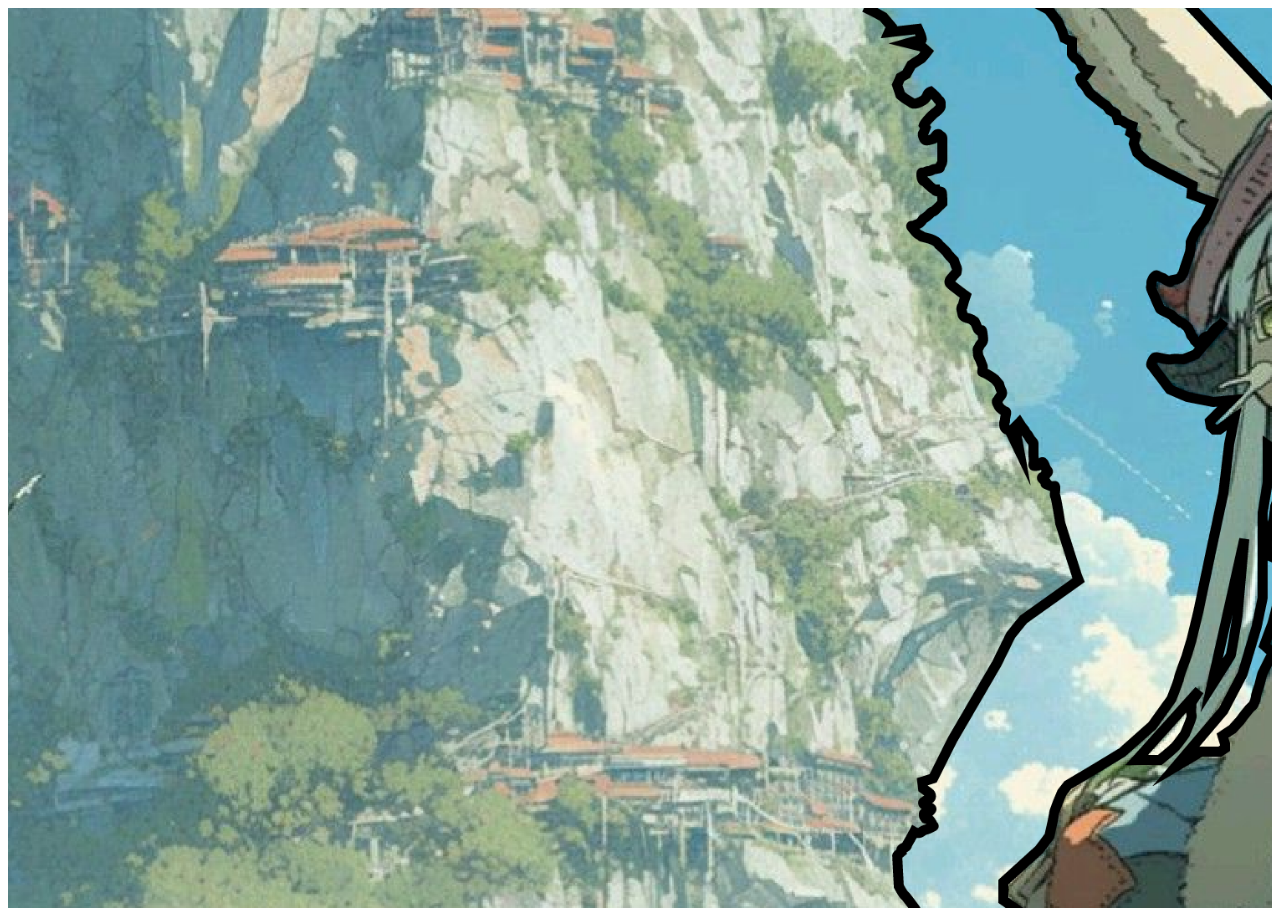
<file: indexWh.html>
<!DOCTYPE html>
<html>
    <head>
        <title>MiA Wiki</title>
        <link rel="icon" href="img/Logo.png"/>
        <link rel="stylesheet" href="css.css">
        <script src="jsWh.js" defer></script>
    </head>
    <body>
        <div class="whistles-conatiner">
            <div class="whiteWh-container">
                <div class="hor-container" style="margin-top: 2vw;">
                    <div class="whistle" style="background-image: url(img/whistles/lyza.png);
                                            width: 15vw;
                                            height: 15vw;">
                    </div>
                    <div class="whistle" style="background-image: url(img/whistles/rico.png);
                                                width: 18vw;
                                                height: 18vw;">
    
                    </div>
                    <div class="whistle" style="background-image: url(img/whistles/animal.png);
                                                width: 16vw;
                                                height: 16vw;
                                                margin-left: -8vw;
                                                margin-top: -3vw;">
    
                    </div>
                </div>
                <div class="hor-container" style="margin-left: 100px;
                                                  gap: 15vw;
                                                  margin-top: -2vw;">
                    <div class="whistle" style="background-image: url(img/whistles/ozen.png);
                                                width: 18vw;
                                                height: 18vw;">
    
                    </div>
                    <div class="whistle" style="background-image: url(img/whistles/bondrewd.png);
                                            width: 15vw;
                                            height: 15vw;
                                            margin-left: 7vw;">

                    </div>
                    <div class="whistle" style="background-image: url(img/whistles/sea.png);
                                                width: 18vw;
                                                height: 18vw;
                                                margin-top: -8vw;
                                                margin-left: -14vw;">
    
                    </div>
                </div>
            </div>
            <div style="height: 10%; background-color: aqua;"></div>
            <div class="othersWh-container">
                <div style="display: flex;
                            flex-direction: row;
                            gap: 5vw;
                            justify-content: end;">
                    <div class="whistle" style="background-image: url(img/whistles/bell.png);
                                    width: 10vw;
                                    height: 10vw;
                                    margin-top: 2vw;">
                    </div>
                    <div class="whistle" style="background-image: url(img/whistles/red.png);
                                                width: 11.5vw;
                                                height: 11.5vw;
                                                margin-top: 6.5vw;">
                    </div>
                    <div class="whistle" style="background-image: url(img/whistles/blue.png);
                                                width: 13.5vw;
                                                height: 13.5vw;
                                                margin-top: -2.5vw;">
                    </div>
                    <div class="whistle" style="background-image: url(img/whistles/moon.png);
                                                width: 15vw;
                                                height: 15vw;
                                                margin-top: 4.5vw;">
                    </div>
                    <div class="whistle" style="background-image: url(img/whistles/black.png);
                                                width: 15.5vw;
                                                height: 15.5vw;
                                                margin-top: -2.5vw;">
                    </div>
                </div>
            </div>
        </div>

        <div id="whistleModal" class="modal">
            <div class="modal-content">
                <span class="close">&times;</span>
                <div class="modal-header">
                    <h2 id="modalTitle">Название свистка</h2>
                </div>
                <div class="modal-body">
                    <div class="whistle-image" id="modalImage"></div>
                    <div class="whistle-info" id="modalInfo">
                        <p>Информация о свистке появится здесь...</p>
                    </div>
                </div>
            </div>
        </div>
    </body>

</html>
</file>
<file: css.css>
body {
    font-family: 'Lucida Sans', 'Lucida Sans Regular', 'Lucida Grande', 'Lucida Sans Unicode', Geneva, Verdana, sans-serif;
}

area {
    /* position: fixed;
    left: 0;
    top: 0; */
    z-index: 1000;
}
.main-conatiner {
    background: 
        linear-gradient(to left, rgb(0, 0, 0) 15%, transparent),
        url(img/ming-bg1.jpg);
    background-size: cover; 
    width: 100%;
    height: 100vh;
    display: flex;
    flex-direction: row;
    justify-content: space-between; /* равномерное распределение */
    align-items: center; /* вертикальное выравнивание */
    padding: 0 20px; /* отступы по бокам */
    box-sizing: border-box; /* учитывать padding в ширине */
    overflow: hidden; /* скрыть выходящий за границы контент */
}
.button-cntainer {
    margin-top: 3vw;
    height: 100%;
    width: 10vw;
    display: flex;
    /* justify-content: end; */
    gap: 20px;
    flex-direction: column;
}

.button {
    background-size: contain; 
    background-repeat: no-repeat;
    width: 100%;
    height: 6.5vw;
    font-family: Impact, Haettenschweiler, 'Arial Narrow Bold', sans-serif;
    justify-content: center;
    display: flex;
    align-items: end;
    font-size: 30px;
    color: darksalmon;
    gap: 5px;
    cursor: pointer;
    transform: translateX(250px);
    
}

@keyframes rightAppearing{
    0% {
        transform: translateX(250px);
    }
    100% {
        transform: translateX(0px);
    }
}
.logo-container {
    display: flex;
    justify-content: center;
    align-items: center; /* Добавьте это для вертикального центрирования */
    width: 50%; /* Измените с 100vh на 100% */
    height: 600px; /* Добавьте высоту для вертикального центрирования */
    
}
.logo {
    margin-top: 40px;
    background-image: url(img/Logo.png);
    transform-origin: 51% 30%;
    height: 500px;
    background-repeat: no-repeat;
    background-size: contain;
    width: 500px;
    animation: fadeIn 1.5s ease-out,
    upDown 7s ease-in-out infinite 1.5s;
}

@keyframes upDown {
    0%, 100% {
        transform: translateY(0px);
    }
        50%{
        transform: translateY(50px);
    }
}

@keyframes fadeIn {
    0% {
        opacity: 0;
        transform: scale(0.8);
    }
    100% {
        opacity: 1;
        transform: scale(1);
    }
}

@keyframes startRotate {
    0% {
        transform: rotate(0deg);
    }
    100% {
        transform: rotate(5deg);
    }
}
@keyframes smoothRotate {
    0%, 100% {
        transform: rotate(5deg);
    }
    50% {
        transform: rotate(-5deg);
    }
}

.basics-container {
    color: white;
    width: 100%; /* адаптивная ширина */
    max-width: 600px; /* максимальная ширина */
    min-width: 300px; /* минимальная ширина */
    backdrop-filter: blur(10px);
    border-radius: 50px;
    padding: 30px; /* внутренние отступы для текста */
    box-shadow: 
        0 4px 30px rgba(0, 0, 0, 0.1),
        inset 0 0 0 4px black;
    box-sizing: border-box;
    height: 100%;
    word-wrap: break-word;
    overflow-wrap: break-word;
    overflow-y: auto; /* вертикальная прокрутка если нужно */
    max-height: 80vh; /* ограничение по высоте */
}

.hor-container {
    display: flex;
    flex-direction: row;
    gap: 10vw;
    
}

.whistles-conatiner {
    
    background: url(img/wh_bg.png);
    background-size: cover; 
    width: 100%;
    height: 100vh;
    display: flex;
    flex-direction: column;
    justify-content: space-between; /* равномерное распределение */
    align-items: center; /* вертикальное выравнивание */
    padding: 0 20px; /* отступы по бокам */
    box-sizing: border-box; /* учитывать padding в ширине */
    overflow: hidden; /* скрыть выходящий за границы контент */
}






/* СВИСТКИ */

.whiteWh-container {
    background: url(img/whistles/whiteBg.png);
    flex-direction: row;
    background-size: contain;
    background-repeat: no-repeat;
    z-index: 1;
    width: 100%;
    height: 65%;
    transform: translateX(-100%);
    display: flex;
    /* filter: drop-shadow(-40px 30px 5px rgba(0,0,0,0.4)); */
    flex-wrap: wrap;
    animation: whiteWhAppear 2s ease-out forwards,
               startFloat 2s ease-in-out 2s, 
               float 3s ease-in-out infinite 4s;
}

.othersWh-container {
    background: url(img/whistles/othersBg.png);
    background-size: contain;
    background-repeat: no-repeat;
    width: 100%;
    height: 50%;
    transform: translateX(100%);
    display: flex;
    /* filter: drop-shadow(-40px 40px 5px rgba(0,0,0,0.4)); */
    justify-content: end;
    gap: 4%;
    animation: othersWhAppear 1.4s ease-out forwards 0.6s,
               startFloat 1s ease-in-out 2s, 
               float 3s ease-in-out infinite 3s;
}

@keyframes whiteWhAppear {
    0% {
        transform: translateX(-100%);
    }
    100% {
        transform: translateX(0);
    }
}

@keyframes othersWhAppear {
    0% {
        transform: translateX(100%);
    }
    100% {
        transform: translateX(0);
    }
}

@keyframes startFloat {
        0% {
        transform: translateY(0px);
    }
    100% {
        transform: translateY(10px);
    }
}
@keyframes float {
        0%,100% {
        transform: translateY(10px);
    }
    50% {
        transform: translateY(-10px);
    }
}
.whistle {
    width: 230px;
    height: 230px;
    background-size: contain; /* или cover в зависимости от нужного эффекта */
    background-repeat: no-repeat;
    background-position: center;
    cursor: pointer;
}

.whistle:hover {
    animation: whHover 0.1s ease-out forwards;
}
@keyframes whHover {
    0% {
        transform: scale(1);
        filter: brightness(1) drop-shadow(0 0 0px rgba(255,255,255,0));
    }
    100% {
        transform: scale(1.1);
        filter: brightness(1.2) drop-shadow(0 0 15px rgba(255,255,255,0.8));
    }
}

.modal {
    display: none;
    position: fixed;
    z-index: 1000;
    left: 0;
    top: 0;
    width: 100%;
    height: 100%;
    background-color: rgba(0,0,0,0.8);
    backdrop-filter: blur(5px);
}

.modal-content {
    background: linear-gradient(135deg, #292929, #1f2022);
    margin: 5% auto;
    padding: 30px;
    border-radius: 20px;
    width: 80%;
    max-width: 600px;
    border: 2px solid #ffffff;
    box-shadow: 0 0 30px rgba(121, 121, 121, 0.3);
    animation: modalAppear 0.3s ease-out;
}

@keyframes modalAppear {
    from {
        opacity: 0;
        transform: scale(0.8) translateY(-50px);
    }
    to {
        opacity: 1;
        transform: scale(1) translateY(0);
    }
}

.close {
    color: #ffffff;
    float: right;
    font-size: 28px;
    font-weight: bold;
    cursor: pointer;
    transition: color 0.3s;
}

.close:hover {
    color: #ff6b6b;
}

.modal-header h2 {
    color: #ffffff;
    margin: 0;
    font-family: 'Cinzel', serif;
    text-align: center;
}

.modal-body {
    display: flex;
    gap: 20px;
    margin-top: 20px;
}

.whistle-image {
    width: 200px;
    height: 200px;
    background-size: contain;
    background-repeat: no-repeat;
    background-position: center;
    flex-shrink: 0;
}

.whistle-info {
    flex: 1;
    color: white;
    font-size: 16px;
    line-height: 1.6;
}

.whistle-info h3 {
    color: #00ffff;
    margin-top: 0;
}







/* СЛОИ */

.layers-conatiner {
    /* background: url(img/layers_bg.jpg); */
    background-size: cover; 
    width: 100%;
    height: 148vw;
    display: flex;
    flex-direction: column;
    box-sizing: border-box; /* учитывать padding в ширине */
    overflow: hidden;
    animation: layers-appear 2s ease-out;
}

@keyframes layers-appear {
    0% {
        transform: scale(1) translateY(-97vw);
    }
    100% {
       transform: scale(1) translateY(0vw);
    }
}

.layers-conatiner img {
    /* z-index: 10; */
    left: 0;
    width: 100%;
    height: 148vw;
    position: absolute;
}

.layer {
    width: 99.8%;
    height: 7.4vw;
    opacity: 0;
    font-size: 1.6vw;
    /* backdrop-filter: blur(10px); */
    cursor: pointer;
    border: black solid 2px;
    display: flex;
    border-radius: 30px;
    /* justify-content: center; */
    z-index: 1;
}

.layer p {
    margin-left: 5px;
    font-weight: bold;
    height: 2.7vw;
    width: auto;
    border-radius: 10px;
    backdrop-filter: blur(3px);
    background-color: rgba(255, 255, 255, 0.5);
}

.layer:hover {
    opacity: 1;
    transition: all 0.1s ease-out;
    /* z-index: 3; */
}

.circleMap {
    opacity: 0;
    background-color: white;
    backdrop-filter: blur(10px);
    border-radius: 100%;
    position: absolute;
    cursor: pointer;
    z-index: 2;
}

.circleMap:hover {
    opacity: 0.1;
    transition: all 0.1s ease-out;
}

.modal-lyBody {
    z-index: 4;
    pointer-events: none;
    display: none;
    grid-template-columns: 1fr 1fr;
    position: absolute;
    width: 650px;
    min-height: 300px;
    /* background-color: white; */
    backdrop-filter: blur(10px);
    border: black solid 2px;
    border-radius: 30px;
    box-sizing: border-box;
    overflow: hidden;
}

.image-modal-area {
    justify-content: center;
    display: grid;
    grid-template-rows: 1fr 1fr;
    overflow: hidden;
}
.image-modal-area img {
    filter: brightness(1);
    margin-top: -0.8vw;
    margin-left: 0.15vw;
    max-width: 39%; /* но не более 39% */
    height: 49%;
    object-fit: contain;
    /* border-radius: 20px; */
}
.text-modal-area {
    padding: 10px;
    border-radius: 20px;
    margin: 10px 0px;
    background-color: rgba(255, 255, 255, 0.3);
    backdrop-filter: blur(10px);
    color: black;
    font-size: 20px;
    width: 356px;
    margin-left: -60px
}
.text-modal-title {
    height: 35px;
    text-align: center;
    font-weight: bold;
    margin-top: 10px;
}
.dialog-bg {
    margin-top: -0.45vw;
    margin-left: -0.45vw;
    z-index: 5;
    display: none;
    position: fixed;
    justify-content: center;
    width: 100%;
    height: 100vh;
    background-color: rgba(0, 0, 0, 0.4);
    backdrop-filter: blur(10px);
}
.dialog-layers {
    z-index: 5;
    color: white;
    margin: 1.5vw 0vw;
    display: grid;
    width: 80vw;
    height: 50vw;
    /* background-color: white; */
    backdrop-filter: blur(10px);
    border: black solid 2px;
    border-radius: 30px;
    box-sizing: border-box;
    overflow: hidden;
}

.layer-header {
    height: 5vw;
    border-radius: 30px;
    text-align: center;
    margin-bottom: 30px;
    border-bottom: 2px solid #000000;
    padding-bottom: 15px;
}

.layer-header h2 {
    color: #ffffff;
    margin: 0;
    font-size: 2em;
    text-shadow: 0 0 10px rgba(255, 255, 255, 0.3);
}
.curse-bar {
    width: 100%;
    height: 8px;
    background: rgba(255, 100, 100, 0.2);
    border-radius: 4px;
    overflow: hidden;
}

.curse-fill {
    height: 100%;
    background: linear-gradient(90deg, #ff6b6b, #ff5252);
    border-radius: 4px;
    animation: cursePulse 2s ease-in-out infinite;
}
@keyframes cursePulse {
    0%, 100% { opacity: 1; }
    50% { opacity: 0.7; }
}
.depth {
    color: #cccccc;
    margin-top: 5px;
}

.layer-content {
    margin-top: -10vw;
    display: grid;
    grid-template-columns: 1fr 1fr;
    gap: 30px;
}

.layer-mainInfo {
    margin-top: 5vw;
    display: flex;
    flex-direction: column;
    gap: 15px;
    max-height: 40vw;
    overflow-y: auto;
    padding-right: 10px;
}

.info-section {
    background: rgba(255, 255, 255, 0.05);
    border: 1px solid rgba(255, 255, 255, 0.1);
    border-radius: 10px;
    padding: 15px;
    transition: all 0.3s ease;
}

.info-section:hover {
    background: rgba(255, 255, 255, 0.08);
    border-color: rgba(255, 255, 255, 0.2);
    transform: translateX(5px);
}

.info-section h3 {
    color: #ffffff;
    margin: 0 0 8px 0;
    font-size: 1.1em;
    font-weight: 600;
}

.info-section p {
    color: #e0e0e0;
    margin: 0;
    line-height: 1.5;
    font-size: 0.95em;
}

/* Особые стили для выделенных блоков */
.info-section.highlight {
    border-left: 3px solid #64c8ff;
    background: rgba(100, 200, 255, 0.05);
}

/* Скроллбар */
.layer-mainInfo::-webkit-scrollbar {
    width: 6px;
}

.layer-mainInfo::-webkit-scrollbar-track {
    background: rgba(255, 255, 255, 0.1);
    border-radius: 3px;
}

.layer-mainInfo::-webkit-scrollbar-thumb {
    background: rgba(255, 255, 255, 0.3);
    border-radius: 3px;
}

.layer-mainInfo::-webkit-scrollbar-thumb:hover {
    background: rgba(255, 255, 255, 0.5);
}

.layer-mainInfo img {
    position: static;
    display: flex;
    align-items: center;
    justify-content: center;
    height: 50%;
    width: 100%;
}







/* СЮЖЕТ */
/* СЮЖЕТ - ЧЁРНО-БЕЛАЯ ВЕРСИЯ */
.chronicle-container {
    background: 
        radial-gradient(ellipse at top, rgba(20, 20, 20, 0.95) 0%, rgba(10, 10, 10, 0.98) 100%),
        url('https://i.ytimg.com/vi/7yBopZK4r80/maxresdefault.jpg');
    background-size: cover;
    background-attachment: fixed;
    min-height: 100vh;
    padding: 40px 20px;
    color: #f0f0f0;
    font-family: 'Georgia', serif;
}

.chronicle-header {
    text-align: center;
    margin-bottom: 60px;
}

.chronicle-header h1 {
    font-family: 'Cinzel', serif;
    color: #ffffff;
    font-size: 3em;
    text-shadow: 0 0 20px rgba(255, 255, 255, 0.5);
    margin-bottom: 10px;
}

.subtitle {
    color: #cccccc;
    font-size: 1.2em;
    opacity: 0.9;
    letter-spacing: 1px;
}

/* Основная линия времени */
.timeline {
    position: relative;
    max-width: 1000px;
    margin: 0 auto;
}

.timeline::before {
    content: '';
    position: absolute;
    left: 50%;
    top: 0;
    bottom: 0;
    width: 3px;
    background: linear-gradient(
        to bottom,
        transparent 0%,
        #ffffff 10%,
        #ffffff 90%,
        transparent 100%
    );
    transform: translateX(-50%);
    box-shadow: 0 0 15px rgba(255, 255, 255, 0.3);
}

/* Эпохи */
.era-section {
    position: relative;
    margin-bottom: 60px;
}

.era-marker {
    position: sticky;
    top: 50px;
    z-index: 10;
    background: linear-gradient(135deg, #ffffff, #cccccc);
    color: #000000;
    padding: 15px 30px;
    border-radius: 25px;
    text-align: center;
    font-weight: bold;
    font-size: 1.1em;
    margin: 30px auto;
    max-width: 200px;
    box-shadow: 0 5px 20px rgba(255, 255, 255, 0.3);
    backdrop-filter: blur(10px);
    border: 1px solid rgba(255, 255, 255, 0.5);
}

/* События */
.timeline-event {
    display: flex;
    align-items: center;
    margin: 40px 0;
    position: relative;
}

.timeline-event:nth-child(odd) {
    flex-direction: row-reverse;
}

.event-date {
    flex: 1;
    text-align: center;
    padding: 0 30px;
    font-weight: bold;
    color: #ffffff;
    font-size: 1.1em;
    text-shadow: 0 0 10px rgba(255, 255, 255, 0.4);
}

.event-card {
    flex: 2;
    background: linear-gradient(135deg, 
        rgba(60, 60, 60, 0.7) 0%, 
        rgba(40, 40, 40, 0.9) 100%);
    border: 1px solid rgba(255, 255, 255, 0.2);
    border-radius: 15px;
    padding: 25px;
    backdrop-filter: blur(10px);
    box-shadow: 0 10px 30px rgba(0, 0, 0, 0.4);
    transition: all 0.3s ease;
    position: relative;
    overflow: hidden;
}

.event-card::before {
    content: '';
    position: absolute;
    top: 0;
    left: 0;
    right: 0;
    height: 2px;
    background: linear-gradient(90deg, 
        transparent, 
        #ffffff, 
        transparent);
}

.event-card:hover {
    transform: translateY(-5px);
    border-color: rgba(255, 255, 255, 0.4);
    box-shadow: 
        0 15px 40px rgba(0, 0, 0, 0.5),
        0 0 0 1px rgba(255, 255, 255, 0.1);
}

.event-icon {
    font-size: 2em;
    margin-bottom: 15px;
    text-align: center;
    filter: grayscale(100%) brightness(200%);
}

.event-content h3 {
    color: #ffffff;
    margin: 0 0 10px 0;
    font-size: 1.3em;
    text-shadow: 0 0 10px rgba(255, 255, 255, 0.3);
}

.event-content p {
    color: #e8e8e8;
    line-height: 1.6;
    margin: 0;
    text-shadow: 0 1px 2px rgba(0, 0, 0, 0.5);
}

/* Точки на линии */
.timeline-event::after {
    content: '';
    position: absolute;
    left: 50%;
    top: 50%;
    width: 12px;
    height: 12px;
    background: #ffffff;
    border: 3px solid #000000;
    border-radius: 50%;
    transform: translate(-50%, -50%);
    box-shadow: 
        0 0 15px rgba(255, 255, 255, 0.7),
        inset 0 0 5px rgba(0, 0, 0, 0.4);
    z-index: 2;
}

/* Анимации */
@keyframes fadeInUp {
    from {
        opacity: 0;
        transform: translateY(30px);
    }
    to {
        opacity: 1;
        transform: translateY(0);
    }
}

.timeline-event {
    animation: fadeInUp 0.8s ease forwards;
}

/* Эффекты для разных эпох через оттенки серого */
.era-section:nth-child(1) .event-card {
    border-color: rgba(150, 150, 150, 0.4);
    background: linear-gradient(135deg, 
        rgba(80, 80, 80, 0.7) 0%, 
        rgba(60, 60, 60, 0.9) 100%);
}

.era-section:nth-child(2) .event-card {
    border-color: rgba(180, 180, 180, 0.4);
    background: linear-gradient(135deg, 
        rgba(100, 100, 100, 0.7) 0%, 
        rgba(80, 80, 80, 0.9) 100%);
}

.era-section:nth-child(3) .event-card {
    border-color: rgba(200, 200, 200, 0.4);
    background: linear-gradient(135deg, 
        rgba(120, 120, 120, 0.7) 0%, 
        rgba(100, 100, 100, 0.9) 100%);
}

/* Адаптивность */
@media (max-width: 768px) {
    .timeline::before {
        left: 30px;
    }
    
    .timeline-event {
        flex-direction: row !important;
        margin-left: 60px;
    }
    
    .event-date {
        flex: none;
        width: 100px;
        text-align: left;
        padding: 0;
        margin-right: 20px;
    }
    
    .timeline-event::after {
        left: 24px;
    }
    
    .era-marker {
        margin-left: 0;
        max-width: none;
    }
}

/* Дополнительные эффекты для глубины */
.chronicle-container::before {
    content: '';
    position: absolute;
    top: 0;
    left: 0;
    right: 0;
    bottom: 0;
    background: 
        radial-gradient(circle at 20% 80%, rgba(255, 255, 255, 0.05) 0%, transparent 50%),
        radial-gradient(circle at 80% 20%, rgba(200, 200, 200, 0.03) 0%, transparent 50%);
    pointer-events: none;
}







/* ПЕРСОНАЖ */
.characters-container {
    background: 
        radial-gradient(ellipse at top, rgba(20, 20, 20, 0.95) 0%, rgba(10, 10, 10, 0.98) 100%),
        url('https://i.ytimg.com/vi/7yBopZK4r80/maxresdefault.jpg');
    background-size: cover;
    background-attachment: fixed;
    min-height: 100vh;
    padding: 40px 20px;
    color: #f0f0f0;
    font-family: 'Georgia', serif;
}

.characters-header {
    text-align: center;
    margin-bottom: 60px;
}

.characters-header h1 {
    font-family: 'Cinzel', serif;
    color: #ffffff;
    font-size: 3em;
    text-shadow: 0 0 20px rgba(255, 255, 255, 0.5);
    margin-bottom: 10px;
}

.subtitle {
    color: #cccccc;
    font-size: 1.2em;
    opacity: 0.9;
    letter-spacing: 1px;
}

/* Секции персонажей */
.character-section {
    margin-bottom: 50px;
}

.section-title {
    color: #ffffff;
    font-size: 1.8em;
    margin-bottom: 25px;
    text-align: center;
    text-shadow: 0 0 10px rgba(255, 255, 255, 0.3);
    border-bottom: 2px solid rgba(255, 255, 255, 0.3);
    padding-bottom: 10px;
}

/* Сетка персонажей */
.characters-list {
    display: grid;
    grid-template-columns: repeat(auto-fit, minmax(300px, 1fr));
    gap: 20px;
    max-width: 1200px;
    margin: 0 auto;
}

/* Карточки персонажей */
.character-card {
    background: linear-gradient(135deg, 
        rgba(60, 60, 60, 0.7) 0%, 
        rgba(40, 40, 40, 0.9) 100%);
    border: 1px solid rgba(255, 255, 255, 0.2);
    border-radius: 15px;
    padding: 20px;
    backdrop-filter: blur(10px);
    box-shadow: 0 10px 30px rgba(0, 0, 0, 0.4);
    transition: all 0.3s ease;
    cursor: pointer;
    position: relative;
    overflow: hidden;
}

.character-card::before {
    content: '';
    position: absolute;
    top: 0;
    left: 0;
    right: 0;
    height: 2px;
    background: linear-gradient(90deg, 
        transparent, 
        #ffffff, 
        transparent);
}

.character-card:hover {
    transform: translateY(-5px);
    border-color: rgba(255, 255, 255, 0.4);
    box-shadow: 
        0 15px 40px rgba(0, 0, 0, 0.5),
        0 0 0 1px rgba(255, 255, 255, 0.1);
}

.character-avatar {
    position: relative;
    margin-bottom: 15px;
}

.avatar-image {
    width: 80px;
    height: 80px;
    border-radius: 50%;
    background-size: cover;
    background-position: center;
    border: 3px solid rgba(255, 255, 255, 0.3);
    margin: 0 auto 10px;
    box-shadow: 0 0 15px rgba(255, 255, 255, 0.2);
    filter: grayscale(30%);
}

.whistle-badge {
    position: absolute;
    top: -5px;
    right: -5px;
    padding: 4px 8px;
    border-radius: 12px;
    font-size: 0.7em;
    font-weight: bold;
    color: #000000;
}

.whistle-badge.white {
    background: linear-gradient(135deg, #ffffff, #cccccc);
    border: 1px solid rgba(255, 255, 255, 0.5);
}

.whistle-badge.blue {
    background: linear-gradient(135deg, #e6e6e6, #999999);
    border: 1px solid rgba(200, 200, 255, 0.3);
}

.whistle-badge.red {
    background: linear-gradient(135deg, #f0f0f0, #aaaaaa);
    border: 1px solid rgba(255, 200, 200, 0.3);
}

.whistle-badge.moon {
    background: linear-gradient(135deg, #f8f8f8, #bbbbbb);
    border: 1px solid rgba(230, 230, 250, 0.3);
}

.whistle-badge.black {
    background: linear-gradient(135deg, #f8f8f8, #464646);
    border: 1px solid rgba(230, 230, 250, 0.3);
}

.whistle-badge.hollow {
    background: linear-gradient(135deg, #d0d0d0, #888888);
    border: 1px solid rgba(200, 200, 200, 0.3);
}

.whistle-badge.artifact {
    background: linear-gradient(135deg, #f5f5f5, #b0b0b0);
    border: 1px solid rgba(255, 215, 0, 0.3);
}

.character-info h3 {
    color: #ffffff;
    margin: 0 0 8px 0;
    font-size: 1.3em;
    text-align: center;
    text-shadow: 0 0 10px rgba(255, 255, 255, 0.3);
}

.character-desc-short {
    color: #e0e0e0;
    text-align: center;
    margin: 0;
    font-size: 0.9em;
    opacity: 0.9;
}

/* Модальное окно */
.character-modal {
    position: fixed;
    top: 0;
    left: 0;
    width: 100%;
    height: 100%;
    background: rgba(0, 0, 0, 0.85);
    backdrop-filter: blur(15px);
    display: none;
    justify-content: center;
    align-items: center;
    z-index: 1000;
    padding: 20px;
}

.character-modal.active {
    display: flex;
    animation: fadeIn 0.3s ease;
}

.modal-content {
    background: linear-gradient(135deg, 
        rgba(50, 50, 50, 0.95) 0%, 
        rgba(30, 30, 30, 0.98) 100%);
    border: 2px solid rgba(255, 255, 255, 0.3);
    border-radius: 20px;
    max-width: 800px;
    width: 90%;
    max-height: 90vh;
    overflow-y: auto;
    position: relative;
    box-shadow: 0 20px 60px rgba(0, 0, 0, 0.6);
}

.modal-close {
    position: absolute;
    top: 15px;
    right: 20px;
    background: rgba(100, 100, 100, 0.3);
    border: 1px solid rgba(255, 255, 255, 0.3);
    color: #ffffff;
    width: 40px;
    height: 40px;
    border-radius: 50%;
    font-size: 1.5em;
    cursor: pointer;
    z-index: 10;
    transition: all 0.3s ease;
}

.modal-close:hover {
    background: rgba(150, 150, 150, 0.4);
    transform: scale(1.1);
}

.modal-body {
    padding: 40px;
}

/* Стили для контента модального окна */
.character-detail {
    display: grid;
    grid-template-columns: 200px 1fr;
    gap: 30px;
    align-items: start;
}

.detail-avatar {
    text-align: center;
}

.detail-avatar img {
    width: 180px;
    height: 180px;
    border-radius: 50%;
    border: 4px solid rgba(255, 255, 255, 0.4);
    box-shadow: 0 0 25px rgba(255, 255, 255, 0.2);
    filter: grayscale(20%);
}

.detail-info h2 {
    color: #ffffff;
    margin: 0 0 10px 0;
    font-size: 2em;
    text-shadow: 0 0 15px rgba(255, 255, 255, 0.3);
}

.character-meta {
    display: flex;
    gap: 15px;
    margin-bottom: 20px;
    flex-wrap: wrap;
}

.meta-item {
    background: rgba(255, 255, 255, 0.1);
    padding: 5px 12px;
    border-radius: 15px;
    border: 1px solid rgba(255, 255, 255, 0.2);
    font-size: 0.9em;
    color: #ffffff;
}

.character-bio {
    color: #e8e8e8;
    line-height: 1.7;
    margin-bottom: 25px;
}

.character-abilities, .character-trivia {
    margin-bottom: 20px;
}

.character-abilities h4, .character-trivia h4 {
    color: #ffffff;
    margin-bottom: 10px;
    border-bottom: 1px solid rgba(255, 255, 255, 0.2);
    padding-bottom: 5px;
}

.abilities-list, .trivia-list {
    list-style: none;
    padding: 0;
}

.abilities-list li, .trivia-list li {
    color: #e8e8e8;
    margin-bottom: 8px;
    padding-left: 15px;
    position: relative;
}

.abilities-list li::before, .trivia-list li::before {
    content: '•';
    color: #ffffff;
    position: absolute;
    left: 0;
}

/* Анимации */
@keyframes fadeIn {
    from { opacity: 0; }
    to { opacity: 1; }
}

@keyframes slideUp {
    from {
        opacity: 0;
        transform: translateY(30px);
    }
    to {
        opacity: 1;
        transform: translateY(0);
    }
}

.character-card {
    animation: slideUp 0.6s ease forwards;
}

/* Адаптивность */
@media (max-width: 768px) {
    .characters-list {
        grid-template-columns: 1fr;
    }
    
    .character-detail {
        grid-template-columns: 1fr;
        text-align: center;
    }
    
    .modal-body {
        padding: 20px;
    }
}

/* Скроллбар для модального окна */
.modal-content::-webkit-scrollbar {
    width: 8px;
}

.modal-content::-webkit-scrollbar-track {
    background: rgba(255, 255, 255, 0.1);
    border-radius: 4px;
}

.modal-content::-webkit-scrollbar-thumb {
    background: rgba(255, 255, 255, 0.3);
    border-radius: 4px;
}

.modal-content::-webkit-scrollbar-thumb:hover {
    background: rgba(255, 255, 255, 0.5);
}

/* Эффекты для разных секций */
.character-section:nth-child(1) .character-card {
    border-color: rgba(255, 255, 255, 0.25);
}

.character-section:nth-child(2) .character-card {
    border-color: rgba(200, 200, 200, 0.25);
}

.character-section:nth-child(3) .character-card {
    border-color: rgba(180, 180, 180, 0.25);
}







/* Релики */
.relics-body{
    left: 0px;
    top: 0px;
        background-image: 
        linear-gradient(rgba(0, 0, 0, 0.3), rgba(0, 0, 0, 0.3)),
        url(img/ming-bg.jpg);
    background-size: cover; 
    width: 100%;
    height: 51.4vw;
    display: grid;
    grid-template-rows: 3vw 1fr;
}

.rl-search{
    display: flex;
    flex-direction: row;
    align-items: center;
}

.rl-search input{
    margin-top: 1vw;
    margin-right: 1vw;
    margin-bottom: 1vw;
    height: 50%;
    width: 15vw;
    border-radius: 10px;
}

.relics-container {
    display: flex;
    flex-direction: column;
    gap: 2vw;
    overflow-x: scroll;
    backdrop-filter: blur(5px);
}

.relic {
    display: grid;
    grid-template-columns: 15vw 1fr;
    margin-right: 1vw;
    margin-left: 1vw;
    transition: all 0.1s ease-out;
}

.relic img{
    border-radius: 100%;
    border: black solid 3px;
    width: 13vw;
    height: 13vw;
}

.relic:hover {
    transform: translateX(-0.8vw);
}

.relics-container::-webkit-scrollbar {
    width: 8px;
}

.relics-container::-webkit-scrollbar-track {
    background: rgba(101, 101, 101, 0.1);
    border-radius: 4px;
}

.relics-container::-webkit-scrollbar-thumb {
    background: rgba(51, 51, 51, 0.3);
    border-radius: 4px;
}

.relics-container::-webkit-scrollbar-thumb:hover {
    background: rgba(0, 0, 0, 0.5);
}







/* Релики */
.bestiary-body {
    min-height: 100vh;
    background: 
        linear-gradient(135deg, rgba(15, 15, 15, 0.95) 0%, rgba(40, 40, 40, 0.9) 100%),
        url('https://avatars.mds.yandex.net/i?id=fa59f65f529293678ff58f6f4c220e12_l-5225706-images-thumbs&n=13') center/cover;
    color: #e0e0e0;
    font-family: 'Segoe UI', Tahoma, Geneva, Verdana, sans-serif;
    padding: 20px;
}

.bestiary-header {
    text-align: center;
    margin-bottom: 40px;
    padding: 30px 20px;
    background: rgba(25, 25, 25, 0.8);
    border-radius: 15px;
    border: 1px solid #666;
    box-shadow: 0 8px 32px rgba(0, 0, 0, 0.3);
    backdrop-filter: blur(10px);
}

.bestiary-title {
    font-size: 3.5em;
    color: #ffffff;
    margin-bottom: 15px;
    font-weight: 300;
    letter-spacing: 3px;
    text-transform: uppercase;
    position: relative;
}

.bestiary-title::after {
    content: '';
    position: absolute;
    bottom: -10px;
    left: 50%;
    transform: translateX(-50%);
    width: 100px;
    height: 2px;
    background: linear-gradient(90deg, transparent, #fff, transparent);
}

.bestiary-subtitle {
    font-size: 1.2em;
    color: #b0b0b0;
    font-weight: 300;
    letter-spacing: 1px;
}

.layer-filter {
    display: flex;
    justify-content: center;
    gap: 12px;
    margin-bottom: 40px;
    flex-wrap: wrap;
}

.layer-btn {
    padding: 12px 24px;
    background: rgba(35, 35, 35, 0.8);
    border: 1px solid #555;
    border-radius: 8px;
    color: #ccc;
    cursor: pointer;
    transition: all 0.3s ease;
    font-weight: 500;
    text-transform: uppercase;
    letter-spacing: 1px;
    font-size: 0.9em;
}

.layer-btn:hover {
    background: rgba(60, 60, 60, 0.8);
    transform: translateY(-2px);
    border-color: #888;
    box-shadow: 0 5px 15px rgba(255, 255, 255, 0.1);
}

.layer-btn.active {
    background: #fff;
    color: #000;
    border-color: #fff;
    box-shadow: 0 5px 20px rgba(255, 255, 255, 0.2);
}

.creatures-grid {
    display: grid;
    grid-template-columns: repeat(auto-fit, minmax(350px, 1fr));
    gap: 30px;
    max-width: 1400px;
    margin: 0 auto;
}

.creature-card {
    background: rgba(30, 30, 30, 0.8);
    border-radius: 12px;
    overflow: hidden;
    border: 1px solid #444;
    transition: all 0.4s cubic-bezier(0.25, 0.46, 0.45, 0.94);
    position: relative;
    backdrop-filter: blur(10px);
}

.creature-card:hover {
    transform: translateY(-8px) scale(1.02);
    box-shadow: 0 20px 40px rgba(0, 0, 0, 0.5);
    border-color: #888;
}

.creature-card::before {
    content: '';
    position: absolute;
    top: 0;
    left: 0;
    right: 0;
    height: 1px;
    background: linear-gradient(90deg, transparent, #fff, transparent);
    opacity: 0.3;
}

.creature-image {
    width: 100%;
    height: 250px;
    object-fit: cover;
    border-bottom: 1px solid #444;
    filter: grayscale(100%) contrast(110%);
    transition: filter 0.3s ease;
}

.creature-card:hover .creature-image {
    filter: grayscale(50%) contrast(120%);
}

.creature-info {
    padding: 25px;
}

.creature-name {
    font-size: 1.6em;
    color: #fff;
    margin-bottom: 12px;
    font-weight: 400;
    letter-spacing: 1px;
}

.creature-layer {
    display: inline-block;
    padding: 6px 16px;
    background: #555;
    border: 1px solid #777;
    border-radius: 20px;
    font-size: 0.85em;
    font-weight: 500;
    margin-bottom: 15px;
    color: #fff;
    letter-spacing: 0.5px;
}

.creature-description {
    color: #b0b0b0;
    line-height: 1.7;
    margin-bottom: 20px;
    font-size: 0.95em;
    font-weight: 300;
}

.creature-details {
    background: rgba(40, 40, 40, 0.6);
    padding: 20px;
    border-radius: 8px;
    margin-top: 20px;
    border: 1px solid #444;
}

.detail-item {
    display: flex;
    justify-content: space-between;
    margin-bottom: 10px;
    font-size: 0.9em;
    align-items: flex-start;
}

.detail-label {
    color: #ccc;
    font-weight: 500;
    flex-shrink: 0;
    margin-right: 15px;
}

.detail-value {
    color: #e0e0e0;
    text-align: right;
    font-weight: 300;
    line-height: 1.4;
}

.danger-low { 
    color: #4caf50; 
    font-weight: 400;
    background: #1a2a1a;
    padding: 2px 8px;
    border-radius: 4px;
    border: 1px solid #2d4a2d;
}

.danger-medium { 
    color: #ff9800; 
    font-weight: 500;
    background: #332200;
    padding: 2px 8px;
    border-radius: 4px;
    border: 1px solid #664400;
}

.danger-high { 
    color: #ff5722; 
    font-weight: 600;
    background: #331100;
    padding: 2px 8px;
    border-radius: 4px;
    border: 1px solid #662200;
}

.danger-deadly { 
    color: #f44336; 
    font-weight: 700;
    background: #330000;
    padding: 2px 8px;
    border-radius: 4px;
    border: 1px solid #660000;
    text-shadow: 0 0 5px rgba(244, 67, 54, 0.5);
}

.danger-extraordinary { 
    color: #9c27b0; 
    font-weight: 700;
    background: #220033;
    padding: 2px 8px;
    border-radius: 4px;
    border: 1px solid #440066;
    text-shadow: 0 0 5px rgba(156, 39, 176, 0.5);
}

.danger-unprecedented { 
    color: #e91e63; 
    font-weight: 800;
    background: #330018;
    padding: 2px 8px;
    border-radius: 4px;
    border: 1px solid #660030;
    text-shadow: 0 0 8px rgba(233, 30, 99, 0.7);
    animation: pulse 2s infinite;
}

.danger-unknown { 
    color: #607d8b; 
    font-weight: 500;
    background: #1a1a2a;
    padding: 2px 8px;
    border-radius: 4px;
    border: 1px dashed #4a5a6b;
    font-style: italic;
}

/* Анимация для беспрецедентной опасности */
@keyframes pulse {
    0% { opacity: 1; }
    50% { opacity: 0.8; }
    100% { opacity: 1; }
}

/* Дополнительно: стили для отображения уровня опасности в карточке */
.danger-level {
    display: inline-block;
    margin-left: 5px;
    font-size: 0.8em;
    vertical-align: middle;
}

/* Градиентные индикаторы для визуального отличия */
.danger-indicator {
    display: inline-block;
    width: 12px;
    height: 12px;
    border-radius: 50%;
    margin-right: 5px;
    vertical-align: middle;
}

.danger-low .danger-indicator { background: #8bc34a; }
.danger-medium .danger-indicator { background: #ff9800; }
.danger-high .danger-indicator { background: #ff5722; }
.danger-deadly .danger-indicator { background: #f44336; }
.danger-extraordinary .danger-indicator { background: #9c27b0; }
.danger-unprecedented .danger-indicator { 
    background: #e91e63;
    animation: pulse 2s infinite;
}
.danger-unknown .danger-indicator { 
    background: #607d8b;
    border: 1px dashed #fff;
}

.search-container {
    max-width: 500px;
    margin: 0 auto 40px;
    position: relative;
}

.search-box {
    width: 100%;
    padding: 16px 24px;
    background: rgba(30, 30, 30, 0.8);
    border: 1px solid #555;
    border-radius: 25px;
    color: #fff;
    font-size: 1.1em;
    outline: none;
    transition: all 0.3s ease;
    backdrop-filter: blur(10px);
}

.search-box:focus {
    border-color: #888;
    box-shadow: 0 0 25px rgba(255, 255, 255, 0.1);
    background: rgba(35, 35, 35, 0.9);
}

.search-box::placeholder {
    color: #888;
    font-weight: 300;
}

@media (max-width: 768px) {
    .creatures-grid {
        grid-template-columns: 1fr;
        gap: 20px;
    }
    
    .bestiary-title {
        font-size: 2.2em;
        letter-spacing: 2px;
    }
    
    .layer-filter {
        gap: 8px;
    }
    
    .layer-btn {
        padding: 10px 18px;
        font-size: 0.85em;
    }
    
    .creature-info {
        padding: 20px;
    }
}

/* Анимации для чёрно-белого стиля */
@keyframes subtleGlow {
    0% { 
        box-shadow: 0 0 20px rgba(255, 255, 255, 0.1);
        border-color: #666;
    }
    50% { 
        box-shadow: 0 0 30px rgba(255, 255, 255, 0.2);
        border-color: #888;
    }
    100% { 
        box-shadow: 0 0 20px rgba(255, 255, 255, 0.1);
        border-color: #666;
    }
}

.creature-card.featured {
    animation: subtleGlow 4s ease-in-out infinite;
    border: 1px solid #999;
}

/* Дополнительные элементы для чёрно-белой эстетики */
.creature-card::after {
    content: '';
    position: absolute;
    top: 0;
    left: -100%;
    width: 100%;
    height: 100%;
    background: linear-gradient(90deg, transparent, rgba(255, 255, 255, 0.03), transparent);
    transition: left 0.6s ease;
}

.creature-card:hover::after {
    left: 100%;
}

/* Стили для скроллбара */
::-webkit-scrollbar {
    width: 8px;
}

::-webkit-scrollbar-track {
    background: rgba(20, 20, 20, 0.8);
}

::-webkit-scrollbar-thumb {
    background: #555;
    border-radius: 4px;
}

::-webkit-scrollbar-thumb:hover {
    background: #666;
}
</file>
